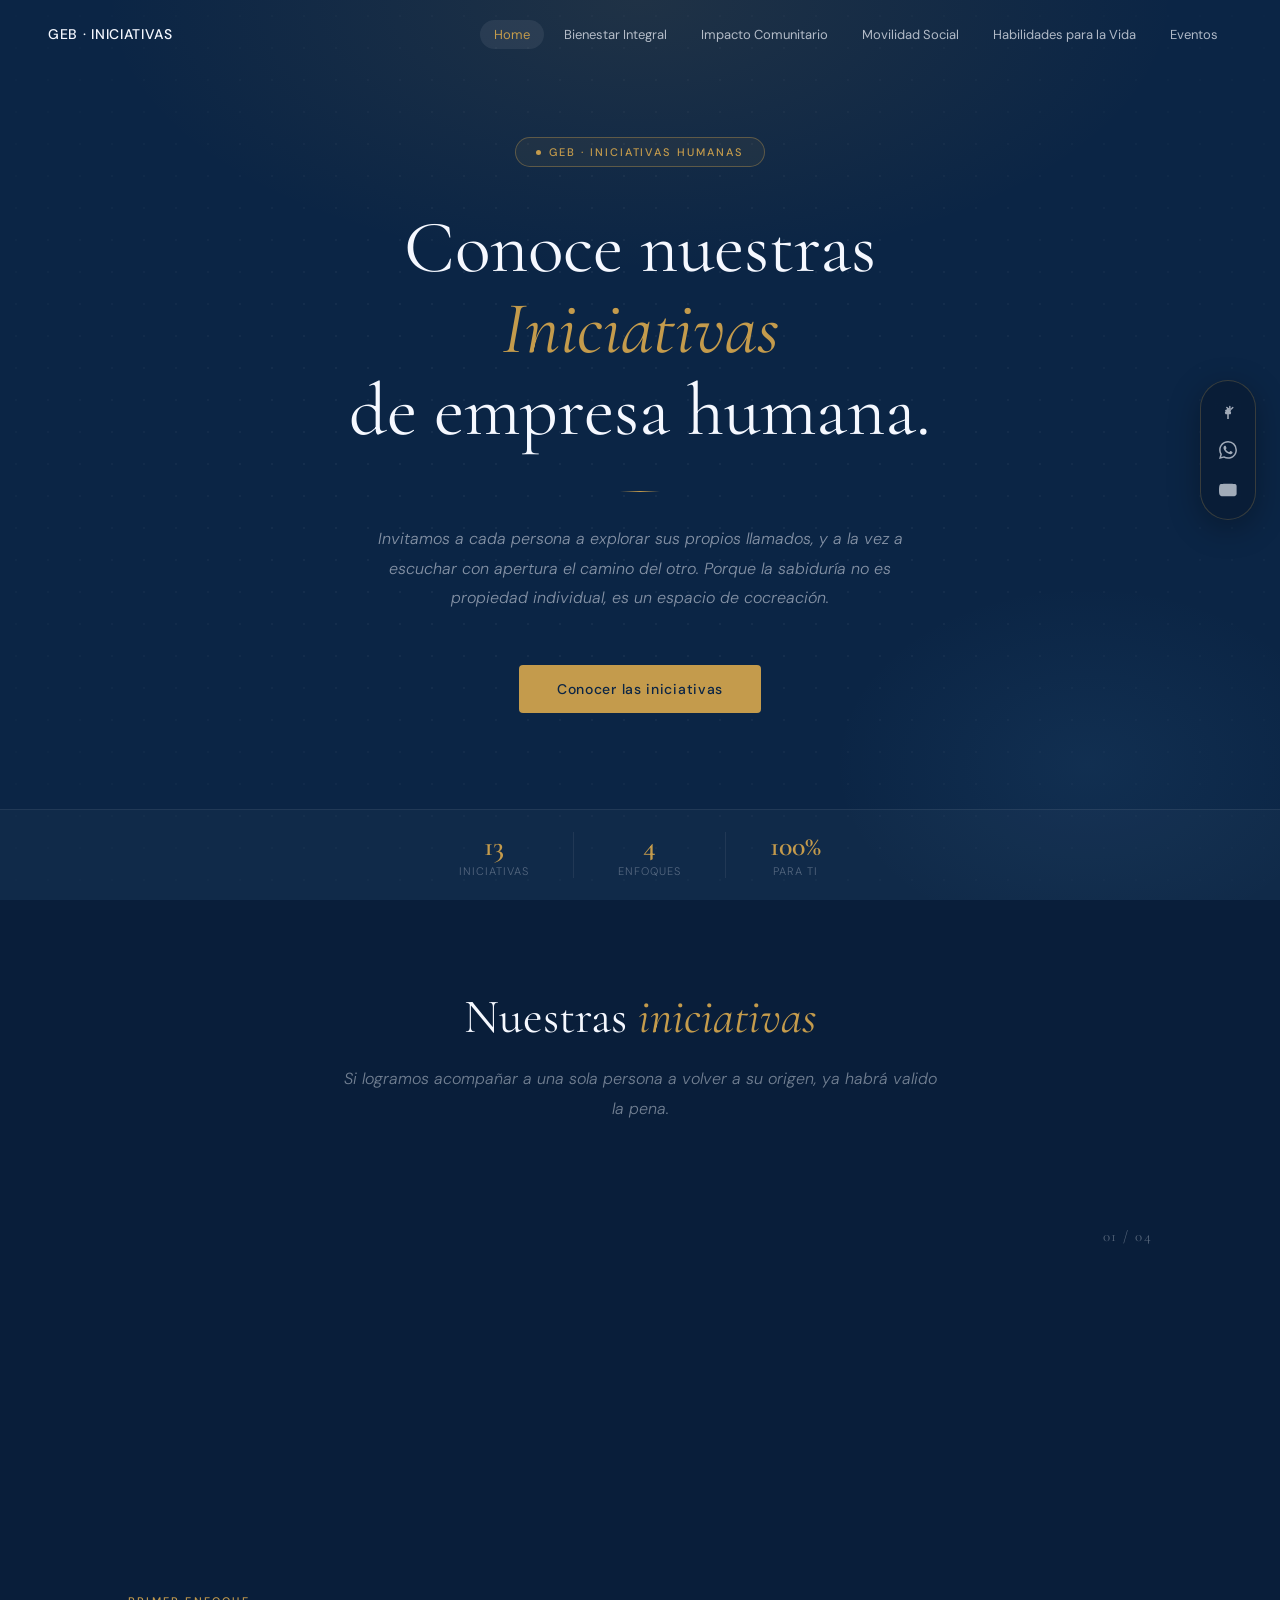
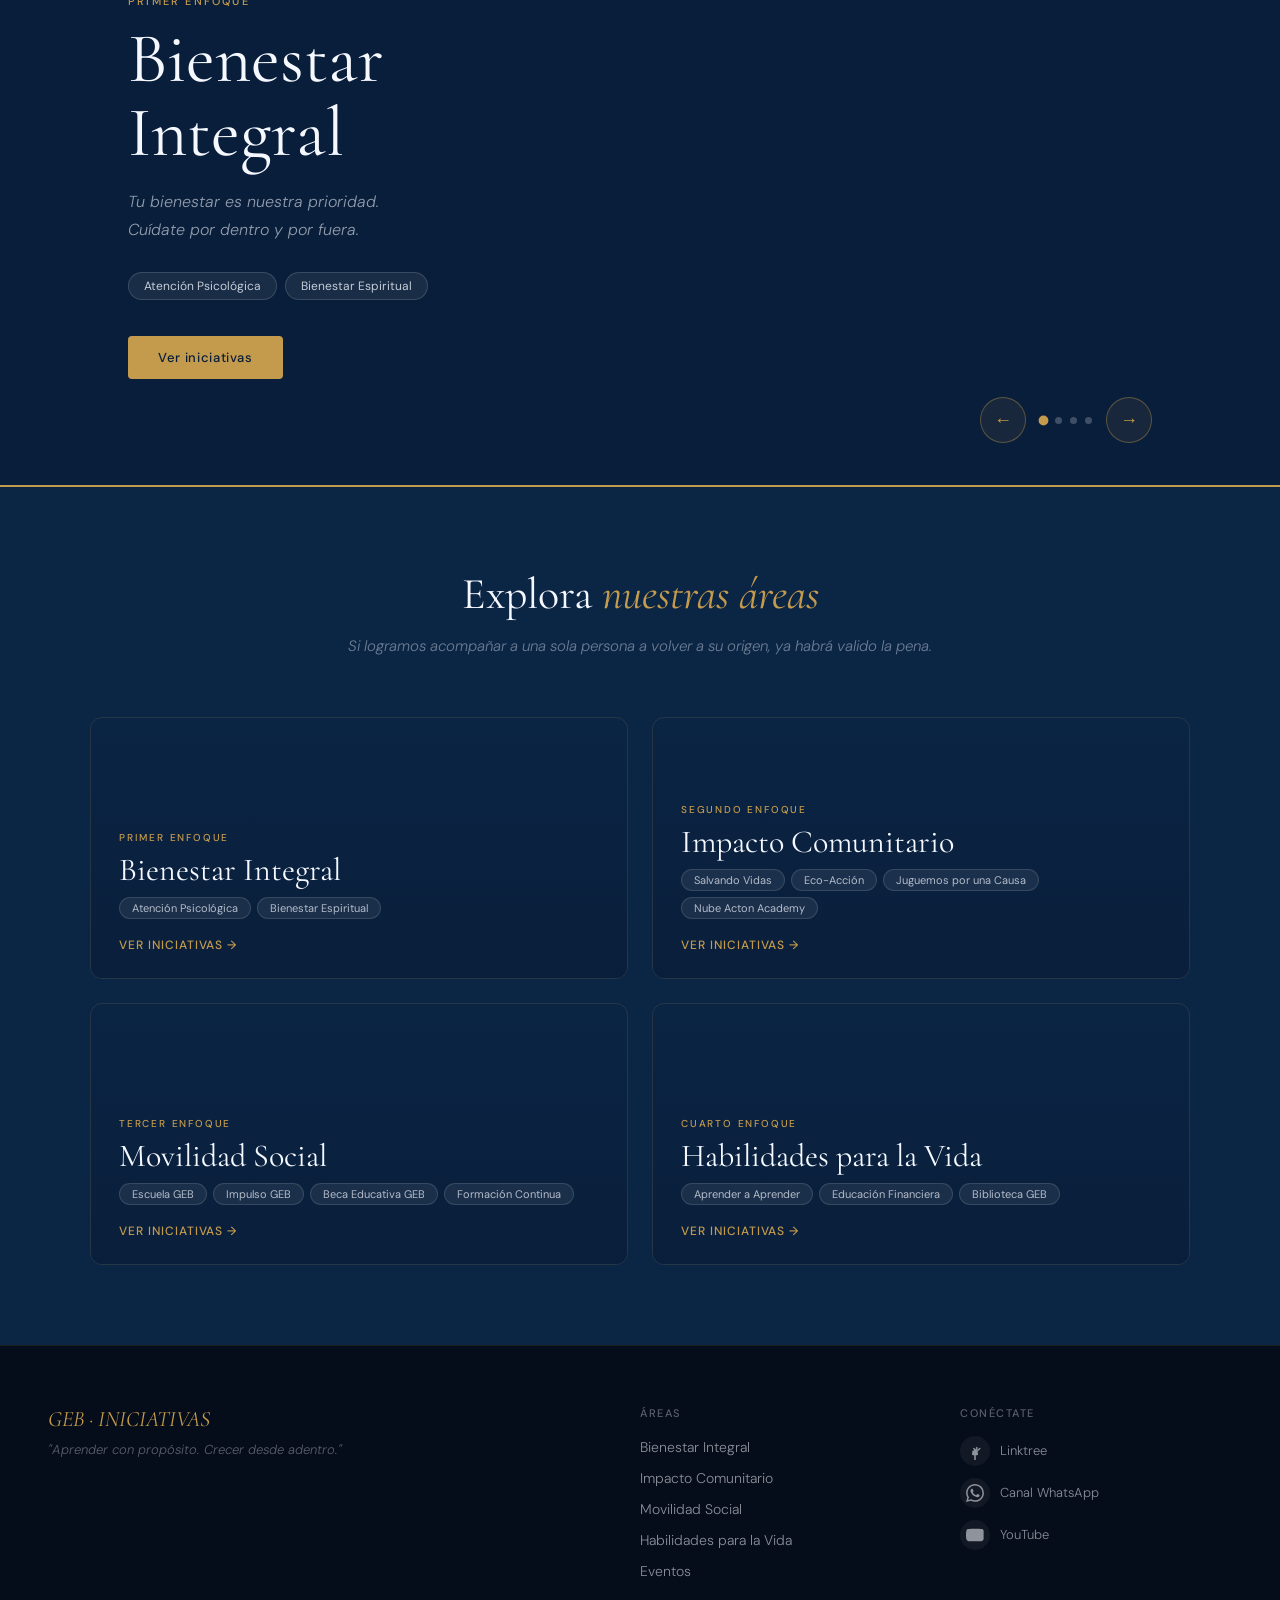
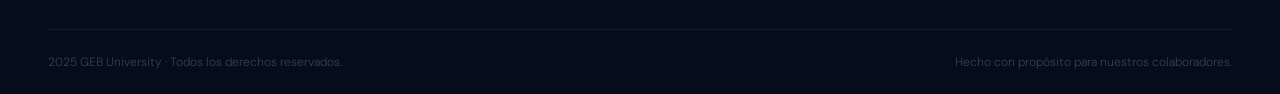
<file: index.html>
<!DOCTYPE html>
<html lang="es">
<head>
<meta charset="UTF-8">
<meta name="viewport" content="width=device-width, initial-scale=1.0">
<title>GEB · Iniciativas Humanas</title>
<link href="https://fonts.googleapis.com/css2?family=Cormorant+Garamond:ital,wght@0,400;0,600;1,400&family=DM+Sans:wght@300;400;500&display=swap" rel="stylesheet">
<style>/* ── RESET & BASE ─────────────────────────────────────────── */
*{margin:0;padding:0;box-sizing:border-box}
html{scroll-behavior:smooth}
body{font-family:"DM Sans",sans-serif;background:#0B2545;color:#F5F8FF;overflow-x:hidden}

/* ── NAVBAR ───────────────────────────────────────────────── */
.navbar{position:fixed;top:0;left:0;right:0;z-index:100;padding:0 48px;height:68px;display:flex;align-items:center;justify-content:space-between;background:transparent;border-bottom:.5px solid transparent;transition:background .4s,border-color .4s,transform .35s}
.navbar.scrolled{background:rgba(9,25,48,.96);backdrop-filter:blur(12px);border-bottom-color:rgba(196,155,76,.15)}
.navbar.hidden{transform:translateY(-100%)}
.navbar.visible{transform:translateY(0)}
.nav-logo{display:flex;align-items:center;text-decoration:none}
.nav-logo img{height:44px;width:auto;display:block}
.nav-logo-text{font-size:14px;font-weight:500;color:#F5F8FF;letter-spacing:.05em;text-decoration:none}
.nav-links{display:flex;align-items:center;gap:6px;list-style:none}
.nav-links a{font-size:13px;font-weight:400;color:rgba(245,248,255,.7);text-decoration:none;padding:6px 14px;border-radius:100px;transition:color .2s,background .2s;white-space:nowrap}
.nav-links a:hover,.nav-links a.active{color:#F5F8FF;background:rgba(255,255,255,.07)}
.nav-links a.active{color:#C49B4C}
.nav-toggle{display:none;flex-direction:column;gap:5px;cursor:pointer;padding:4px;background:none;border:none}
.nav-toggle span{display:block;width:22px;height:1.5px;background:rgba(245,248,255,.8);transition:transform .3s,opacity .3s}
.nav-toggle.open span:nth-child(1){transform:translateY(6.5px) rotate(45deg)}
.nav-toggle.open span:nth-child(2){opacity:0}
.nav-toggle.open span:nth-child(3){transform:translateY(-6.5px) rotate(-45deg)}
@media(max-width:860px){
  .navbar{padding:0 24px}
  .nav-toggle{display:flex}
  .nav-links{position:fixed;top:68px;left:0;right:0;background:rgba(9,25,48,.98);backdrop-filter:blur(12px);flex-direction:column;align-items:flex-start;padding:20px 24px 28px;gap:4px;border-bottom:.5px solid rgba(196,155,76,.15);transform:translateY(-110%);opacity:0;transition:transform .35s,opacity .3s;pointer-events:none}
  .nav-links.open{transform:translateY(0);opacity:1;pointer-events:all}
  .nav-links a{padding:10px 16px;width:100%;font-size:15px}
}

/* ── SOCIAL SIDEBAR ───────────────────────────────────────── */
.social-side-bar{position:absolute;right:24px;top:50%;transform:translateY(-50%);z-index:5;display:flex;flex-direction:column;align-items:center;gap:6px;background:rgba(9,25,48,.6);backdrop-filter:blur(12px);border:.5px solid rgba(196,155,76,.25);border-radius:40px;padding:12px 10px;box-shadow:0 8px 32px rgba(0,0,0,.3)}
.side-link{width:34px;height:34px;border-radius:50%;display:flex;align-items:center;justify-content:center;font-size:13px;font-weight:500;color:rgba(245,248,255,.65);text-decoration:none;transition:background .2s,color .2s}
.side-link:hover{background:rgba(196,155,76,.2);color:#C49B4C}
@media(max-width:768px){.social-side-bar{right:8px}}

/* ── HERO ─────────────────────────────────────────────────── */
.hero{position:relative;min-height:100vh;display:flex;flex-direction:column;justify-content:center;align-items:center;text-align:center;padding:80px 32px 130px;overflow:hidden}
.hero::before{content:"";position:absolute;inset:0;background:radial-gradient(ellipse 70% 50% at 50% 0%,rgba(196,155,76,.11) 0%,transparent 60%),radial-gradient(ellipse 40% 40% at 85% 85%,rgba(99,179,237,.07) 0%,transparent 50%);pointer-events:none}
.hero::after{content:"";position:absolute;inset:0;background-image:radial-gradient(circle,rgba(255,255,255,.045) 1px,transparent 1px);background-size:32px 32px;pointer-events:none;mask-image:radial-gradient(ellipse 80% 80% at 50% 50%,black 30%,transparent 100%)}
.hero-content{position:relative;z-index:1;display:flex;flex-direction:column;align-items:center}
.badge{display:inline-flex;align-items:center;gap:8px;border:.5px solid rgba(196,155,76,.38);background:rgba(196,155,76,.07);color:#C49B4C;font-size:11px;font-weight:500;letter-spacing:.18em;text-transform:uppercase;padding:7px 20px;border-radius:100px;margin-bottom:40px;animation:fadeUp .7s ease both}
.badge-dot{width:5px;height:5px;border-radius:50%;background:#C49B4C;animation:pulse 2.2s infinite}
@keyframes pulse{0%,100%{opacity:1}50%{opacity:.3}}
.headline{font-family:"Cormorant Garamond",serif;font-size:clamp(38px,6.5vw,74px);font-weight:400;line-height:1.1;color:#F5F8FF;margin-bottom:40px;max-width:700px;animation:fadeUp .7s .1s ease both}
.headline em{font-style:italic;color:#C49B4C}
.divider{width:40px;height:1px;background:linear-gradient(to right,transparent,#C49B4C,transparent);margin:0 auto 32px;animation:fadeUp .7s .18s ease both}
.description{font-size:16px;font-weight:300;line-height:1.85;font-style:italic;color:rgba(245,248,255,.52);max-width:580px;margin:0 auto 52px;animation:fadeUp .7s .24s ease both}
.cta-primary{background:#C49B4C;color:#0B2545;font-family:"DM Sans",sans-serif;font-size:14px;font-weight:500;letter-spacing:.05em;padding:15px 38px;border:none;border-radius:4px;cursor:pointer;text-decoration:none;display:inline-block;transition:background .2s,transform .15s;animation:fadeUp .7s .3s ease both}
.cta-primary:hover{background:#D4AB5C;transform:translateY(-2px)}
.stats-bar{position:absolute;bottom:0;left:0;right:0;border-top:.5px solid rgba(255,255,255,.07);background:rgba(255,255,255,.025);display:flex;justify-content:center;padding:22px 32px;z-index:1}
.stat{text-align:center;padding:0 44px;border-right:.5px solid rgba(255,255,255,.07)}
.stat:last-child{border-right:none}
.stat-number{font-family:"Cormorant Garamond",serif;font-size:28px;font-weight:600;color:#C49B4C;line-height:1;margin-bottom:4px}
.stat-label{font-size:11px;font-weight:300;color:rgba(245,248,255,.3);letter-spacing:.09em;text-transform:uppercase}
@keyframes fadeUp{from{opacity:0;transform:translateY(20px)}to{opacity:1;transform:translateY(0)}}
@media(max-width:600px){.stats-bar{flex-wrap:wrap;gap:16px;padding:16px}.stat{border-right:none;padding:0 20px}}

/* ── AREAS INTRO ──────────────────────────────────────────── */
.areas-intro{background:#091E3A;padding:88px 48px 64px;text-align:center}
.areas-intro h2{font-family:"Cormorant Garamond",serif;font-size:clamp(30px,4vw,48px);font-weight:400;color:#F5F8FF;margin-bottom:18px}
.areas-intro h2 em{font-style:italic;color:#C49B4C}
.areas-intro p{font-size:16px;font-weight:300;font-style:italic;color:rgba(245,248,255,.45);max-width:600px;margin:0 auto;line-height:1.85}
@media(max-width:600px){.areas-intro{padding:56px 24px 40px}}

/* ── FULLSCREEN CAROUSEL ──────────────────────────────────── */
.fullscreen-carousel{position:relative;width:100%;height:100vh;overflow:hidden;background:#091E3A}
.slides-wrapper{display:flex;width:400%;height:100%;transition:transform .8s cubic-bezier(.77,0,.175,1)}
.slide{position:relative;width:25%;height:100%;flex-shrink:0}
.slide-bg{position:absolute;inset:0;background-size:cover;background-position:center;transition:transform 8s ease}
.slide.is-active .slide-bg{transform:scale(1.06)}
.slide-overlay{position:absolute;inset:0;background:linear-gradient(to top,rgba(9,30,58,.97) 0%,rgba(9,30,58,.72) 35%,rgba(9,30,58,.22) 65%,rgba(9,30,58,.04) 100%)}
.slide-content{position:absolute;bottom:0;left:0;right:0;padding:0 10% 108px;z-index:2;opacity:0;transform:translateY(24px);transition:opacity .6s .3s ease,transform .6s .3s ease}
.slide.is-active .slide-content{opacity:1;transform:translateY(0)}
.slide-area-label{font-size:11px;font-weight:500;letter-spacing:.2em;text-transform:uppercase;color:#C49B4C;margin-bottom:14px;display:block}
.slide-title{font-family:"Cormorant Garamond",serif;font-size:clamp(40px,5.5vw,72px);font-weight:400;line-height:1.05;color:#F5F8FF;margin-bottom:18px}
.slide-phrase{font-size:16px;font-weight:300;font-style:italic;color:rgba(245,248,255,.58);margin-bottom:28px;line-height:1.75;max-width:520px}
.initiatives-list{display:flex;flex-wrap:wrap;gap:8px;margin-bottom:36px}
.init-pill{font-size:12px;font-weight:400;color:rgba(245,248,255,.78);background:rgba(255,255,255,.07);border:.5px solid rgba(255,255,255,.14);padding:5px 15px;border-radius:100px}
.slide-btn{display:inline-block;background:#C49B4C;color:#091E3A;font-family:"DM Sans",sans-serif;font-size:13px;font-weight:500;letter-spacing:.05em;padding:13px 30px;border-radius:4px;text-decoration:none;border:none;cursor:pointer;transition:background .2s,transform .15s}
.slide-btn:hover{background:#D4AB5C;transform:translateY(-1px)}
.carousel-nav{position:absolute;bottom:44px;right:10%;display:flex;align-items:center;gap:14px;z-index:10}
.nav-arrow{width:46px;height:46px;border-radius:50%;border:.5px solid rgba(196,155,76,.4);background:rgba(196,155,76,.08);color:#C49B4C;font-size:18px;cursor:pointer;display:flex;align-items:center;justify-content:center;transition:background .2s,border-color .2s}
.nav-arrow:hover{background:rgba(196,155,76,.22);border-color:rgba(196,155,76,.7)}
.nav-dots{display:flex;gap:8px;align-items:center}
.nav-dot{width:7px;height:7px;border-radius:50%;background:rgba(255,255,255,.22);cursor:pointer;transition:background .25s,transform .25s}
.nav-dot.active{background:#C49B4C;transform:scale(1.4)}
.slide-counter{position:absolute;top:40px;right:10%;font-family:"Cormorant Garamond",serif;font-size:15px;color:rgba(245,248,255,.32);z-index:10;letter-spacing:.1em}
.progress-bar{position:absolute;bottom:0;left:0;height:2px;background:#C49B4C;z-index:10}
@media(max-width:768px){
  .slide-content{padding:0 6% 90px}
  .slide-title{font-size:clamp(32px,9vw,52px)}
  .slide-phrase{font-size:14px}
  .carousel-nav{right:6%;bottom:36px}
  .slide-counter{right:6%;top:32px;font-size:13px}
}

/* ── HOME AREAS GRID ──────────────────────────────────────── */
.home-areas{background:#0B2545;padding:80px 48px}
.home-areas-header{text-align:center;margin-bottom:56px}
.home-areas-header h2{font-family:"Cormorant Garamond",serif;font-size:clamp(28px,3.5vw,44px);font-weight:400;color:#F5F8FF;margin-bottom:12px}
.home-areas-header h2 em{font-style:italic;color:#C49B4C}
.home-areas-header p{font-size:15px;font-weight:300;font-style:italic;color:rgba(245,248,255,.42);line-height:1.85}
.areas-grid{display:grid;grid-template-columns:repeat(2,1fr);gap:24px;max-width:1100px;margin:0 auto}
.area-card{position:relative;border-radius:12px;overflow:hidden;text-decoration:none;display:block;border:.5px solid rgba(196,155,76,.15);transition:transform .3s,border-color .3s,box-shadow .3s}
.area-card:hover{transform:translateY(-4px);border-color:rgba(196,155,76,.4);box-shadow:0 20px 48px rgba(0,0,0,.35)}
.area-card-img{width:100%;height:260px;background-size:cover;background-position:center;position:relative}
.area-card-overlay{position:absolute;inset:0;background:linear-gradient(to top,rgba(9,30,58,.95) 0%,rgba(9,30,58,.45) 55%,rgba(9,30,58,.1) 100%)}
.area-card-content{position:absolute;bottom:0;left:0;right:0;padding:28px 28px 24px}
.area-card-label{font-size:10px;font-weight:500;letter-spacing:.18em;text-transform:uppercase;color:#C49B4C;margin-bottom:8px;display:block}
.area-card-title{font-family:"Cormorant Garamond",serif;font-size:clamp(22px,2.5vw,32px);font-weight:400;color:#F5F8FF;margin-bottom:8px;line-height:1.15}
.area-card-pills{display:flex;flex-wrap:wrap;gap:6px;margin-bottom:14px}
.area-card-pill{font-size:11px;color:rgba(245,248,255,.7);background:rgba(255,255,255,.07);border:.5px solid rgba(255,255,255,.12);padding:3px 12px;border-radius:100px}
.area-card-arrow{display:inline-flex;align-items:center;gap:8px;font-size:12px;font-weight:500;color:#C49B4C;letter-spacing:.08em;text-transform:uppercase}
@media(max-width:860px){.areas-grid{grid-template-columns:1fr}.home-areas{padding:56px 24px}}
@media(max-width:600px){.area-card-img{height:220px}}

/* ── AREA PAGE HERO ───────────────────────────────────────── */
.area-page-hero{position:relative;height:55vh;min-height:340px;display:flex;align-items:flex-end;padding:0 10% 60px;overflow:hidden}
.area-page-hero-bg{position:absolute;inset:0;background-size:cover;background-position:center}
.area-page-hero-overlay{position:absolute;inset:0;background:linear-gradient(to top,rgba(11,37,69,1) 0%,rgba(9,30,58,.8) 40%,rgba(9,30,58,.25) 100%)}
.area-page-hero-content{position:relative;z-index:2}
.area-label-tag{font-size:11px;font-weight:500;letter-spacing:.2em;text-transform:uppercase;color:#C49B4C;margin-bottom:12px;display:block}
.area-title{font-family:"Cormorant Garamond",serif;font-size:clamp(36px,5vw,64px);font-weight:400;color:#F5F8FF;margin-bottom:14px;border-left:3px solid #C49B4C;padding-left:20px;line-height:1.1}
.area-title em{font-style:italic;color:rgba(245,248,255,.5)}
.area-phrase{font-size:15px;font-weight:300;font-style:italic;color:rgba(245,248,255,.42);padding-left:23px;line-height:1.7;max-width:560px}
.back-link{display:inline-flex;align-items:center;gap:8px;font-size:13px;color:rgba(245,248,255,.5);text-decoration:none;padding-left:23px;margin-bottom:20px;transition:color .2s}
.back-link:hover{color:#C49B4C}
@media(max-width:768px){
  .area-page-hero{height:auto;min-height:280px;padding:80px 6% 40px}
  .area-title{font-size:clamp(28px,7vw,44px)}
}

/* ── CARDS SECTION ────────────────────────────────────────── */
.cards-section{background:#091E3A;padding:80px 10%}
.cards-section:nth-of-type(even){background:#0B2545}
.cards-grid{display:grid;gap:24px;justify-content:center;width:100%}
.cards-grid.cols-1{grid-template-columns:minmax(0,500px)}
.cards-grid.cols-2{grid-template-columns:repeat(2,minmax(0,480px))}
/* Última tarjeta sola en su fila → se centra abarcando las 2 columnas */
.cards-grid.cols-2>*:last-child:nth-child(odd){grid-column:1/-1;justify-self:center;max-width:480px;width:100%}
.section-divider{height:.5px;background:linear-gradient(to right,transparent,rgba(196,155,76,.2),transparent)}
.new-initiative-label{text-align:center;padding:40px 0 0;font-size:11px;font-weight:500;letter-spacing:.2em;text-transform:uppercase;color:#C49B4C;display:flex;align-items:center;justify-content:center;gap:16px}
.new-initiative-label::before,.new-initiative-label::after{content:"";height:.5px;width:60px;background:rgba(196,155,76,.3)}
@media(max-width:768px){
  .cards-grid.cols-1,.cards-grid.cols-2{grid-template-columns:1fr}
  .cards-grid.cols-2>*:last-child:nth-child(odd){grid-column:auto;justify-self:auto;max-width:none}
}
@media(max-width:600px){.cards-section{padding:56px 6%}}

/* ── CARD ─────────────────────────────────────────────────── */
.card{background:rgba(255,255,255,.03);border:.5px solid rgba(255,255,255,.08);border-radius:12px;overflow:hidden;transition:transform .3s,box-shadow .3s,border-color .3s}
.card:hover{transform:translateY(-6px);box-shadow:0 20px 48px rgba(0,0,0,.35);border-color:rgba(196,155,76,.25)}
.card.is-new{border-color:rgba(196,155,76,.3);background:rgba(196,155,76,.04)}
.card-img{width:100%;height:200px;background-size:cover;background-position:center;position:relative}
.card-img-overlay{position:absolute;inset:0;background:linear-gradient(to top,rgba(9,30,58,.6) 0%,transparent 60%)}
.card-body{padding:28px 28px 24px}
.card-tag{font-size:10px;font-weight:500;letter-spacing:.14em;text-transform:uppercase;color:#C49B4C;border:.5px solid rgba(196,155,76,.35);padding:3px 11px;border-radius:100px;margin-bottom:14px;display:inline-block}
.card-title{font-family:"Cormorant Garamond",serif;font-size:24px;font-weight:600;color:#F5F8FF;line-height:1.2;margin-bottom:14px}
.card-desc{font-size:14px;font-weight:300;color:rgba(245,248,255,.6);line-height:1.75;margin-bottom:20px;white-space:pre-line}
.card-stats{display:flex;gap:0;margin-bottom:20px;border:.5px solid rgba(196,155,76,.15);border-radius:8px;overflow:hidden}
.card-stat{flex:1;text-align:center;padding:14px 10px;border-right:.5px solid rgba(196,155,76,.15);background:rgba(196,155,76,.04)}
.card-stat:last-child{border-right:none}
.card-stat-num{font-family:"Cormorant Garamond",serif;font-size:20px;font-weight:600;color:#C49B4C;line-height:1;margin-bottom:4px}
.card-stat-label{font-size:10px;font-weight:300;color:rgba(245,248,255,.4);letter-spacing:.06em;text-transform:uppercase;line-height:1.3}
.card-details{margin-bottom:20px;display:flex;flex-direction:column;gap:8px}
.card-detail{display:flex;align-items:flex-start;gap:10px;font-size:13px;font-weight:300;color:rgba(245,248,255,.6);line-height:1.5}
.card-detail::before{content:"—";color:#C49B4C;flex-shrink:0}
.modalidades{margin-bottom:20px;display:flex;flex-direction:column;gap:10px}
.modalidad{background:rgba(255,255,255,.03);border:.5px solid rgba(255,255,255,.08);border-radius:8px;padding:14px 16px}
.modalidad-name{font-size:13px;font-weight:500;color:#C49B4C;margin-bottom:6px}
.modalidad-desc{font-size:13px;font-weight:300;color:rgba(245,248,255,.55);line-height:1.6}
.logros{margin-bottom:20px}
.logros-title{font-size:11px;font-weight:500;letter-spacing:.14em;text-transform:uppercase;color:#C49B4C;margin-bottom:10px}
.logros-grid{display:flex;flex-wrap:wrap;gap:8px}
.logro-pill{font-size:12px;font-weight:300;color:rgba(245,248,255,.65);background:rgba(255,255,255,.04);border:.5px solid rgba(255,255,255,.1);padding:5px 13px;border-radius:100px}
.niveles{margin-bottom:20px}
.niveles-title{font-size:11px;font-weight:500;letter-spacing:.14em;text-transform:uppercase;color:rgba(245,248,255,.4);margin-bottom:10px}
.niveles-grid{display:flex;flex-wrap:wrap;gap:8px}
.nivel-pill{font-size:12px;font-weight:300;color:rgba(245,248,255,.65);background:rgba(255,255,255,.04);border:.5px solid rgba(255,255,255,.1);padding:5px 13px;border-radius:100px}
.nivel-pill.coming{color:rgba(196,155,76,.7);border-color:rgba(196,155,76,.2);background:rgba(196,155,76,.05);font-style:italic}
.objetivos{margin-bottom:20px;display:flex;flex-direction:column;gap:10px}
.objetivo{display:flex;align-items:flex-start;gap:12px;padding:12px 0;border-bottom:.5px solid rgba(255,255,255,.05)}
.objetivo:last-child{border-bottom:none}
.objetivo-num{font-family:"Cormorant Garamond",serif;font-size:20px;font-weight:600;color:rgba(196,155,76,.4);flex-shrink:0;line-height:1.2}
.objetivo-text{font-size:13px;font-weight:300;color:rgba(245,248,255,.65);line-height:1.55;padding-top:3px}
.highlight-phrase{border-left:2px solid #C49B4C;padding:10px 16px;margin-bottom:18px;background:rgba(196,155,76,.05);border-radius:0 6px 6px 0}
.highlight-phrase p{font-family:"Cormorant Garamond",serif;font-size:18px;font-style:italic;color:rgba(245,248,255,.75);line-height:1.5}
.pilares{margin-bottom:20px;display:flex;flex-direction:column;gap:12px}
.pilar{display:flex;gap:14px;padding:12px 0;border-bottom:.5px solid rgba(255,255,255,.05)}
.pilar:last-child{border-bottom:none}
.pilar-num{font-family:"Cormorant Garamond",serif;font-size:22px;font-weight:600;color:rgba(196,155,76,.35);flex-shrink:0;line-height:1.1}
.pilar-name{font-size:13px;font-weight:500;color:#F5F8FF;margin-bottom:2px}
.pilar-desc{font-size:12px;font-weight:300;color:rgba(245,248,255,.45)}
.libros{margin-bottom:20px}
.libros-title{font-size:11px;font-weight:500;letter-spacing:.14em;text-transform:uppercase;color:#C49B4C;margin-bottom:10px}
.libros-grid{display:flex;flex-wrap:wrap;gap:8px}
.libro-pill{font-size:12px;font-weight:300;color:rgba(245,248,255,.65);background:rgba(255,255,255,.04);border:.5px solid rgba(255,255,255,.1);padding:5px 13px;border-radius:100px}
.libro-pill.pronto{color:rgba(196,155,76,.7);border-color:rgba(196,155,76,.2);background:rgba(196,155,76,.05);font-style:italic}
.convenio-badge{display:flex;align-items:center;gap:8px;padding:8px 14px;background:rgba(196,155,76,.08);border:.5px solid rgba(196,155,76,.25);border-radius:6px;margin-bottom:16px;font-size:13px;flex-wrap:wrap}
.convenio-badge strong{color:#C49B4C;font-weight:500}
.convenio-badge span{color:rgba(245,248,255,.5);font-weight:300}
.reto-banner{background:rgba(255,255,255,.03);border:.5px solid rgba(196,155,76,.18);border-radius:10px;padding:20px}
.reto-title{font-size:11px;font-weight:500;letter-spacing:.14em;text-transform:uppercase;color:#C49B4C;margin-bottom:8px}
.reto-meta{font-family:"Cormorant Garamond",serif;font-size:22px;font-weight:600;color:#C49B4C;margin-bottom:6px}
.reto-desc{font-size:13px;font-weight:300;color:rgba(245,248,255,.55);line-height:1.6;margin-bottom:14px}
.masterclass-titulo{font-family:"Cormorant Garamond",serif;font-size:18px;font-weight:400;color:#F5F8FF;margin-bottom:4px}
.masterclass-subtitulo{font-size:12px;font-weight:300;font-style:italic;color:rgba(245,248,255,.45);margin-bottom:12px}
.masterclass-detalles{display:flex;flex-direction:column;gap:6px;margin-bottom:12px}
.masterclass-detalle{font-size:12px;font-weight:300;color:rgba(245,248,255,.55);padding-left:14px;position:relative;line-height:1.5}
.masterclass-detalle::before{content:"—";color:#C49B4C;position:absolute;left:0}
.masterclass-fecha{font-size:12px;font-weight:500;color:#C49B4C;letter-spacing:.04em}

/* ── ESPIRITUAL SUBCARDS ──────────────────────────────────── */
.espiritual-quote{border-left:2px solid #C49B4C;padding-left:12px;margin-bottom:20px}
.espiritual-quote em{font-size:13px;color:rgba(245,248,255,.75);line-height:1.6;display:block;font-style:italic}
.espiritual-quote span{font-size:11px;color:#C49B4C;letter-spacing:.08em;font-weight:500}
.sub-cards{border-top:.5px solid rgba(255,255,255,.08);padding-top:16px;display:flex;gap:16px}
.sub-card{flex:1;background:rgba(255,255,255,.03);border:.5px solid rgba(255,255,255,.08);border-radius:10px;padding:16px;display:flex;flex-direction:column;gap:10px}
.sub-card-label{font-size:10px;font-weight:500;letter-spacing:.12em;text-transform:uppercase;color:#C49B4C}
.sub-card-num{font-family:"Cormorant Garamond",serif;font-size:28px;font-weight:600;color:#C49B4C;line-height:1}
.sub-card-num-label{font-size:10px;color:rgba(245,248,255,.4);text-transform:uppercase;letter-spacing:.06em}
.sub-card-desc{font-size:12px;font-weight:300;color:rgba(245,248,255,.6);line-height:1.65;flex:1}
@media(max-width:500px){.sub-cards{flex-direction:column}}

/* ── PILLS CARD (Nube) ────────────────────────────────────── */
.card-pills{display:flex;flex-wrap:wrap;gap:8px;margin-bottom:20px}
.card-pill{font-size:12px;font-weight:300;color:rgba(245,248,255,.65);background:rgba(255,255,255,.04);border:.5px solid rgba(255,255,255,.1);padding:5px 13px;border-radius:100px}
.instagram-row{display:flex;align-items:center;gap:10px;padding:12px 0 0;border-top:.5px solid rgba(255,255,255,.06);font-size:13px;color:rgba(245,248,255,.5);text-decoration:none;transition:color .2s;margin-top:8px}
.instagram-row:hover{color:#C49B4C}
.instagram-row svg{flex-shrink:0;opacity:.65}

/* ── CONVENIOS CARD (Beca) ────────────────────────────────── */
.convenios-list{display:flex;flex-direction:column;gap:12px;margin-bottom:20px}
.convenio-item{background:rgba(255,255,255,.03);border:.5px solid rgba(255,255,255,.08);border-radius:8px;padding:14px 16px}
.convenio-item-name{font-size:11px;font-weight:500;letter-spacing:.1em;text-transform:uppercase;color:#C49B4C;margin-bottom:4px}
.convenio-item-desc{font-size:13px;font-weight:300;color:rgba(245,248,255,.55);line-height:1.55;margin-bottom:8px}
.convenio-carreras{display:flex;flex-wrap:wrap;gap:6px}
.convenio-carrera{font-size:10px;color:rgba(245,248,255,.45);background:rgba(255,255,255,.04);border:.5px solid rgba(255,255,255,.08);padding:2px 10px;border-radius:100px}

/* ── BIBLIOTECA CARD ──────────────────────────────────────── */
.biblio-modalidades{display:flex;flex-direction:column;gap:12px;margin-bottom:20px}
.biblio-modalidad{background:rgba(255,255,255,.03);border:.5px solid rgba(255,255,255,.08);border-radius:8px;padding:16px}
.biblio-modalidad-name{font-size:11px;font-weight:500;letter-spacing:.1em;text-transform:uppercase;color:#C49B4C;margin-bottom:6px}
.biblio-modalidad-desc{font-size:13px;font-weight:300;color:rgba(245,248,255,.55);line-height:1.55;margin-bottom:12px}

/* ── BUTTONS ──────────────────────────────────────────────── */
.btn-gold{display:block;background:#C49B4C;color:#091E3A;font-family:"DM Sans",sans-serif;font-size:14px;font-weight:500;letter-spacing:.05em;padding:14px 24px;border-radius:4px;text-decoration:none;text-align:center;transition:background .2s,transform .15s;border:none;cursor:pointer;width:100%}
.btn-gold:hover{background:#D4AB5C;transform:translateY(-1px)}
.btn-ghost{display:block;background:transparent;color:#C49B4C;font-family:"DM Sans",sans-serif;font-size:14px;font-weight:500;letter-spacing:.05em;padding:13px 24px;border-radius:4px;text-decoration:none;text-align:center;border:.5px solid rgba(196,155,76,.45);transition:background .2s,border-color .2s;width:100%}
.btn-ghost:hover{background:rgba(196,155,76,.1);border-color:rgba(196,155,76,.7)}
.btn-row-2{display:grid;grid-template-columns:1fr 1fr;gap:12px;margin-top:0}
@media(max-width:400px){.btn-row-2{grid-template-columns:1fr}}

/* ── FOOTER ───────────────────────────────────────────────── */
.footer{background:#060D1A;border-top:.5px solid rgba(196,155,76,.12);padding:60px 48px 0}
.footer-top{display:grid;grid-template-columns:2fr 1fr 1fr;gap:48px;padding-bottom:48px;border-bottom:.5px solid rgba(255,255,255,.06)}
.footer-brand{}
.footer-logo-text{font-family:"Cormorant Garamond",serif;font-size:22px;font-style:italic;color:#C49B4C;margin-bottom:8px}
.footer-tagline{font-size:13px;font-weight:300;font-style:italic;color:rgba(245,248,255,.35);line-height:1.6}
.footer-nav h4,.footer-social h4{font-size:11px;font-weight:500;letter-spacing:.14em;text-transform:uppercase;color:rgba(245,248,255,.35);margin-bottom:16px}
.footer-nav ul{list-style:none;display:flex;flex-direction:column;gap:10px}
.footer-nav a{font-size:14px;font-weight:300;color:rgba(245,248,255,.55);text-decoration:none;transition:color .2s}
.footer-nav a:hover{color:#C49B4C}
.social-links{display:flex;flex-direction:column;gap:12px}
.social-link{display:flex;align-items:center;gap:10px;font-size:13px;font-weight:300;color:rgba(245,248,255,.55);text-decoration:none;transition:color .2s}
.social-link:hover{color:#C49B4C}
.social-icon{width:30px;height:30px;border-radius:50%;background:rgba(255,255,255,.05);display:flex;align-items:center;justify-content:center;flex-shrink:0}
.footer-bottom{padding:24px 0;display:flex;justify-content:space-between;align-items:center;flex-wrap:wrap;gap:8px}
.footer-copy{font-size:12px;font-weight:300;color:rgba(245,248,255,.22)}
.footer-copy span{color:rgba(196,155,76,.6)}
@media(max-width:860px){
  .footer{padding:48px 24px 0}
  .footer-top{grid-template-columns:1fr 1fr;gap:32px}
  .footer-brand{grid-column:1/-1}
}
@media(max-width:500px){.footer-top{grid-template-columns:1fr}}
</style>
</head>
<body><nav class="navbar" id="navbar"><a href="index.html" class="nav-logo-text">GEB · INICIATIVAS</a><button class="nav-toggle" id="navToggle" aria-label="Abrir menú"><span></span><span></span><span></span></button><ul class="nav-links" id="navLinks"><li><a href="index.html" class="active">Home</a></li><li><a href="bienestar.html">Bienestar Integral</a></li><li><a href="comunidad.html">Impacto Comunitario</a></li><li><a href="movilidad.html">Movilidad Social</a></li><li><a href="habilidades.html">Habilidades para la Vida</a></li><li><a href="eventos.html">Eventos</a></li></ul></nav><section class="hero" id="inicio"><div class="social-side-bar"><a href="https://linktr.ee/gebuniversity" target="_blank" class="side-link" title="Linktree"><svg width="18" height="18" viewBox="0 0 24 24" fill="currentColor"><path d="M7.953 15.066c-.08.163-.08.324-.08.486.08.517.528.897 1.052.897h2.024V24h2.103v-7.551h2.025c.523 0 .971-.38 1.052-.897.08-.163 0-.324-.08-.486l-3.05-5.58a1.008 1.008 0 0 0-1.762-.08zm8.728-3.251l2.347-2.38a.977.977 0 0 0 .08-1.382.985.985 0 0 0-1.375-.08l-2.347 2.38V7.459a.98.98 0 0 0-.972-.98.98.98 0 0 0-.97.98v2.894l-2.348-2.38a.985.985 0 0 0-1.375.08.977.977 0 0 0 .08 1.381l2.347 2.38H9.08a.98.98 0 0 0-.971.98c0 .543.434.98.971.98h2.023v1.866H9.08a.98.98 0 0 0-.971.98c0 .543.434.98.971.98h2.023V24h1.945v-6.38h2.023a.98.98 0 0 0 .971-.98.98.98 0 0 0-.971-.98h-2.023V13.794h2.023a.98.98 0 0 0 .971-.98.98.98 0 0 0-.971-.98h-3.049z"/></svg></a><a href="https://whatsapp.com/channel/0029VbBkSBjISTkDvjKCpf2n" target="_blank" class="side-link" title="Canal WhatsApp"><svg width="18" height="18" viewBox="0 0 24 24" fill="currentColor"><path d="M17.472 14.382c-.297-.149-1.758-.867-2.03-.967-.273-.099-.471-.148-.67.15-.197.297-.767.966-.94 1.164-.173.199-.347.223-.644.075-.297-.15-1.255-.463-2.39-1.475-.883-.788-1.48-1.761-1.653-2.059-.173-.297-.018-.458.13-.606.134-.133.298-.347.446-.52.149-.174.198-.298.298-.497.099-.198.05-.371-.025-.52-.075-.149-.669-1.612-.916-2.207-.242-.579-.487-.5-.669-.51-.173-.008-.371-.01-.57-.01-.198 0-.52.074-.792.372-.272.297-1.04 1.016-1.04 2.479 0 1.462 1.065 2.875 1.213 3.074.149.198 2.096 3.2 5.077 4.487.709.306 1.262.489 1.694.625.712.227 1.36.195 1.871.118.571-.085 1.758-.719 2.006-1.413.248-.694.248-1.289.173-1.413-.074-.124-.272-.198-.57-.347m-5.421 7.403h-.004a9.87 9.87 0 0 1-5.031-1.378l-.361-.214-3.741.982.998-3.648-.235-.374a9.86 9.86 0 0 1-1.51-5.26c.001-5.45 4.436-9.884 9.888-9.884 2.64 0 5.122 1.03 6.988 2.898a9.825 9.825 0 0 1 2.893 6.994c-.003 5.45-4.437 9.884-9.885 9.884m8.413-18.297A11.815 11.815 0 0 0 12.05 0C5.495 0 .16 5.335.157 11.892c0 2.096.547 4.142 1.588 5.945L.057 24l6.305-1.654a11.882 11.882 0 0 0 5.683 1.448h.005c6.554 0 11.89-5.335 11.893-11.893a11.821 11.821 0 0 0-3.48-8.413Z"/></svg></a><a href="https://www.youtube.com/@gebuniversity" target="_blank" class="side-link" title="YouTube"><svg width="18" height="18" viewBox="0 0 24 24" fill="currentColor"><path d="M23.498 6.186a3.016 3.016 0 0 0-2.122-2.136C19.505 3.545 12 3.545 12 3.545s-7.505 0-9.377.505A3.017 3.017 0 0 0 .502 6.186C0 8.07 0 12 0 12s0 3.93.502 5.814a3.016 3.016 0 0 0 2.122 2.136c1.871.505 9.376.505 9.376.505s7.505 0 9.377-.505a3.015 3.015 0 0 0 2.122-2.136C24 15.93 24 12 12s0-3.93-.502-5.814zM9.545 15.568V8.432L15.818 12l-6.273 3.568z"/></svg></a></div><div class="hero-content"><span class="badge"><span class="badge-dot"></span>GEB · Iniciativas Humanas</span><h1 class="headline">Conoce nuestras <em>Iniciativas</em><br>de empresa humana.</h1><div class="divider"></div><p class="description">Invitamos a cada persona a explorar sus propios llamados, y a la vez a escuchar con apertura el camino del otro. Porque la sabiduría no es propiedad individual, es un espacio de cocreación.</p><a href="#carousel" class="cta-primary">Conocer las iniciativas</a></div><div class="stats-bar"><div class="stat"><div class="stat-number">13</div><div class="stat-label">Iniciativas</div></div><div class="stat"><div class="stat-number">4</div><div class="stat-label">Enfoques</div></div><div class="stat"><div class="stat-number">100%</div><div class="stat-label">Para ti</div></div></div></section><div class="areas-intro"><h2>Nuestras <em>iniciativas</em></h2><p>Si logramos acompañar a una sola persona a volver a su origen, ya habrá valido la pena.</p></div><div class="fullscreen-carousel" id="carousel"><div class="slide-counter" id="counter">01 / 04</div><div class="progress-bar" id="progressBar" style="width:0%"></div><div class="slides-wrapper" id="slidesWrapper"><div class="slide is-active"><div class="slide-bg" style="background-image:url('https://images.unsplash.com/photo-1723375386512-2ec2fd44e157?w=1600&amp;q=80');background-position:center 60%;"></div><div class="slide-overlay"></div><div class="slide-content"><span class="slide-area-label">Primer Enfoque</span><h2 class="slide-title">Bienestar<br>Integral</h2><p class="slide-phrase">Tu bienestar es nuestra prioridad.<br>Cuídate por dentro y por fuera.</p><div class="initiatives-list"><span class="init-pill">Atención Psicológica</span><span class="init-pill">Bienestar Espiritual</span></div><a href="bienestar.html" class="slide-btn">Ver iniciativas</a></div></div><div class="slide"><div class="slide-bg" style="background-image:url('https://images.unsplash.com/photo-1582213782179-e0d53f98f2ca?w=1600&amp;q=80');background-position:center;"></div><div class="slide-overlay"></div><div class="slide-content"><span class="slide-area-label">Segundo Enfoque</span><h2 class="slide-title">Impacto<br>Comunitario</h2><p class="slide-phrase">Juntos podemos transformar<br>el mundo que nos rodea.</p><div class="initiatives-list"><span class="init-pill">Salvando Vidas</span><span class="init-pill">Eco-Acción</span><span class="init-pill">Juguemos por una Causa</span><span class="init-pill">Nube Acton Academy</span></div><a href="comunidad.html" class="slide-btn">Ver iniciativas</a></div></div><div class="slide"><div class="slide-bg" style="background-image:url('https://images.unsplash.com/photo-1663535022469-6420fa0815b7?w=1600&amp;q=80');background-position:center;"></div><div class="slide-overlay"></div><div class="slide-content"><span class="slide-area-label">Tercer Enfoque</span><h2 class="slide-title">Movilidad<br>Social</h2><p class="slide-phrase">Tu crecimiento es el nuestro.<br>Aquí hay un camino para ti.</p><div class="initiatives-list"><span class="init-pill">Escuela GEB</span><span class="init-pill">Impulso GEB</span><span class="init-pill">Beca Educativa GEB</span><span class="init-pill">Formación Continua</span></div><a href="movilidad.html" class="slide-btn">Ver iniciativas</a></div></div><div class="slide"><div class="slide-bg" style="background-image:url('https://images.unsplash.com/photo-1434030216411-0b793f4b4173?w=1600&amp;q=80');background-position:center;"></div><div class="slide-overlay"></div><div class="slide-content"><span class="slide-area-label">Cuarto Enfoque</span><h2 class="slide-title">Habilidades<br>para la Vida</h2><p class="slide-phrase">El conocimiento que adquieres hoy<br>transforma tu mañana.</p><div class="initiatives-list"><span class="init-pill">Aprender a Aprender</span><span class="init-pill">Educación Financiera</span><span class="init-pill">Biblioteca GEB</span></div><a href="habilidades.html" class="slide-btn">Ver iniciativas</a></div></div></div><div class="carousel-nav"><button class="nav-arrow" id="prevBtn">&#8592;</button><div class="nav-dots" id="navDots"></div><button class="nav-arrow" id="nextBtn">&#8594;</button></div></div><section class="home-areas"><div class="home-areas-header"><h2>Explora <em>nuestras áreas</em></h2><p>Si logramos acompañar a una sola persona a volver a su origen, ya habrá valido la pena.</p></div><div class="areas-grid"><a href="bienestar.html" class="area-card"><div class="area-card-img" style="background-image:url('https://images.unsplash.com/photo-1723375386512-2ec2fd44e157?w=1600&amp;q=80');background-position:center 60%;"></div><div class="area-card-overlay"></div><div class="area-card-content"><span class="area-card-label">Primer Enfoque</span><h3 class="area-card-title">Bienestar Integral</h3><div class="area-card-pills"><span class="area-card-pill">Atención Psicológica</span><span class="area-card-pill">Bienestar Espiritual</span></div><span class="area-card-arrow">Ver iniciativas →</span></div></a><a href="comunidad.html" class="area-card"><div class="area-card-img" style="background-image:url('https://images.unsplash.com/photo-1582213782179-e0d53f98f2ca?w=1600&amp;q=80');background-position:center;"></div><div class="area-card-overlay"></div><div class="area-card-content"><span class="area-card-label">Segundo Enfoque</span><h3 class="area-card-title">Impacto Comunitario</h3><div class="area-card-pills"><span class="area-card-pill">Salvando Vidas</span><span class="area-card-pill">Eco-Acción</span><span class="area-card-pill">Juguemos por una Causa</span><span class="area-card-pill">Nube Acton Academy</span></div><span class="area-card-arrow">Ver iniciativas →</span></div></a><a href="movilidad.html" class="area-card"><div class="area-card-img" style="background-image:url('https://images.unsplash.com/photo-1663535022469-6420fa0815b7?w=1600&amp;q=80');background-position:center;"></div><div class="area-card-overlay"></div><div class="area-card-content"><span class="area-card-label">Tercer Enfoque</span><h3 class="area-card-title">Movilidad Social</h3><div class="area-card-pills"><span class="area-card-pill">Escuela GEB</span><span class="area-card-pill">Impulso GEB</span><span class="area-card-pill">Beca Educativa GEB</span><span class="area-card-pill">Formación Continua</span></div><span class="area-card-arrow">Ver iniciativas →</span></div></a><a href="habilidades.html" class="area-card"><div class="area-card-img" style="background-image:url('https://images.unsplash.com/photo-1434030216411-0b793f4b4173?w=1600&amp;q=80');background-position:center;"></div><div class="area-card-overlay"></div><div class="area-card-content"><span class="area-card-label">Cuarto Enfoque</span><h3 class="area-card-title">Habilidades para la Vida</h3><div class="area-card-pills"><span class="area-card-pill">Aprender a Aprender</span><span class="area-card-pill">Educación Financiera</span><span class="area-card-pill">Biblioteca GEB</span></div><span class="area-card-arrow">Ver iniciativas →</span></div></a></div></section><footer class="footer"><div class="footer-top"><div class="footer-brand"><div class="footer-logo-text">GEB · INICIATIVAS</div><p class="footer-tagline">"Aprender con propósito. Crecer desde adentro."</p></div><div class="footer-nav"><h4>Áreas</h4><ul><li><a href="bienestar.html">Bienestar Integral</a></li><li><a href="comunidad.html">Impacto Comunitario</a></li><li><a href="movilidad.html">Movilidad Social</a></li><li><a href="habilidades.html">Habilidades para la Vida</a></li><li><a href="eventos.html">Eventos</a></li></ul></div><div class="footer-social"><h4>Conéctate</h4><div class="social-links"><a href="https://linktr.ee/gebuniversity" target="_blank" class="social-link"><span class="social-icon"><svg width="18" height="18" viewBox="0 0 24 24" fill="currentColor"><path d="M7.953 15.066c-.08.163-.08.324-.08.486.08.517.528.897 1.052.897h2.024V24h2.103v-7.551h2.025c.523 0 .971-.38 1.052-.897.08-.163 0-.324-.08-.486l-3.05-5.58a1.008 1.008 0 0 0-1.762-.08zm8.728-3.251l2.347-2.38a.977.977 0 0 0 .08-1.382.985.985 0 0 0-1.375-.08l-2.347 2.38V7.459a.98.98 0 0 0-.972-.98.98.98 0 0 0-.97.98v2.894l-2.348-2.38a.985.985 0 0 0-1.375.08.977.977 0 0 0 .08 1.381l2.347 2.38H9.08a.98.98 0 0 0-.971.98c0 .543.434.98.971.98h2.023v1.866H9.08a.98.98 0 0 0-.971.98c0 .543.434.98.971.98h2.023V24h1.945v-6.38h2.023a.98.98 0 0 0 .971-.98.98.98 0 0 0-.971-.98h-2.023V13.794h2.023a.98.98 0 0 0 .971-.98.98.98 0 0 0-.971-.98h-3.049z"/></svg></span>Linktree</a><a href="https://whatsapp.com/channel/0029VbBkSBjISTkDvjKCpf2n" target="_blank" class="social-link"><span class="social-icon"><svg width="18" height="18" viewBox="0 0 24 24" fill="currentColor"><path d="M17.472 14.382c-.297-.149-1.758-.867-2.03-.967-.273-.099-.471-.148-.67.15-.197.297-.767.966-.94 1.164-.173.199-.347.223-.644.075-.297-.15-1.255-.463-2.39-1.475-.883-.788-1.48-1.761-1.653-2.059-.173-.297-.018-.458.13-.606.134-.133.298-.347.446-.52.149-.174.198-.298.298-.497.099-.198.05-.371-.025-.52-.075-.149-.669-1.612-.916-2.207-.242-.579-.487-.5-.669-.51-.173-.008-.371-.01-.57-.01-.198 0-.52.074-.792.372-.272.297-1.04 1.016-1.04 2.479 0 1.462 1.065 2.875 1.213 3.074.149.198 2.096 3.2 5.077 4.487.709.306 1.262.489 1.694.625.712.227 1.36.195 1.871.118.571-.085 1.758-.719 2.006-1.413.248-.694.248-1.289.173-1.413-.074-.124-.272-.198-.57-.347m-5.421 7.403h-.004a9.87 9.87 0 0 1-5.031-1.378l-.361-.214-3.741.982.998-3.648-.235-.374a9.86 9.86 0 0 1-1.51-5.26c.001-5.45 4.436-9.884 9.888-9.884 2.64 0 5.122 1.03 6.988 2.898a9.825 9.825 0 0 1 2.893 6.994c-.003 5.45-4.437 9.884-9.885 9.884m8.413-18.297A11.815 11.815 0 0 0 12.05 0C5.495 0 .16 5.335.157 11.892c0 2.096.547 4.142 1.588 5.945L.057 24l6.305-1.654a11.882 11.882 0 0 0 5.683 1.448h.005c6.554 0 11.89-5.335 11.893-11.893a11.821 11.821 0 0 0-3.48-8.413Z"/></svg></span>Canal WhatsApp</a><a href="https://www.youtube.com/@gebuniversity" target="_blank" class="social-link"><span class="social-icon"><svg width="18" height="18" viewBox="0 0 24 24" fill="currentColor"><path d="M23.498 6.186a3.016 3.016 0 0 0-2.122-2.136C19.505 3.545 12 3.545 12 3.545s-7.505 0-9.377.505A3.017 3.017 0 0 0 .502 6.186C0 8.07 0 12 0 12s0 3.93.502 5.814a3.016 3.016 0 0 0 2.122 2.136c1.871.505 9.376.505 9.376.505s7.505 0 9.377-.505a3.015 3.015 0 0 0 2.122-2.136C24 15.93 24 12 12s0-3.93-.502-5.814zM9.545 15.568V8.432L15.818 12l-6.273 3.568z"/></svg></span>YouTube</a></div></div></div><div class="footer-bottom"><p class="footer-copy">2025 GEB University · Todos los derechos reservados.</p><p class="footer-copy">Hecho con propósito para nuestros colaboradores.</p></div></footer><script>// ── NAVBAR ──────────────────────────────────────────────────
const navbar = document.getElementById("navbar");
const navToggle = document.getElementById("navToggle");
const navLinks = document.getElementById("navLinks");
let lastY = 0;

window.addEventListener("scroll", () => {
  const y = window.scrollY;
  if (y > 80) {
    navbar.classList.add("scrolled");
    if (y > lastY + 8) { navbar.classList.add("hidden"); navbar.classList.remove("visible"); }
    else if (y < lastY - 4) { navbar.classList.remove("hidden"); navbar.classList.add("visible"); }
  } else {
    navbar.classList.remove("scrolled", "hidden", "visible");
  }
  lastY = y;
});

if (navToggle) {
  navToggle.addEventListener("click", () => {
    navToggle.classList.toggle("open");
    navLinks.classList.toggle("open");
  });
}

// Mark active nav link
document.querySelectorAll(".nav-links a").forEach(a => {
  if (a.getAttribute("href") === window.location.pathname.split("/").pop() ||
      (window.location.pathname.endsWith("/") && a.getAttribute("href") === "index.html")) {
    a.classList.add("active");
  }
});

// ── FULLSCREEN CAROUSEL ─────────────────────────────────────
const carousel = document.getElementById("carousel");
if (carousel) {
  const wrapper   = document.getElementById("slidesWrapper");
  const dotsWrap  = document.getElementById("navDots");
  const prevBtn   = document.getElementById("prevBtn");
  const nextBtn   = document.getElementById("nextBtn");
  const counter   = document.getElementById("counter");
  const progress  = document.getElementById("progressBar");
  const slides    = document.querySelectorAll(".slide");
  const total     = slides.length;
  let current     = 0;
  let autoTimer   = null;
  const AUTO_MS   = 5500;

  // Build dots
  slides.forEach((_, i) => {
    const d = document.createElement("div");
    d.className = "nav-dot" + (i === 0 ? " active" : "");
    d.addEventListener("click", () => goTo(i));
    dotsWrap.appendChild(d);
  });

  function goTo(n) {
    slides[current].classList.remove("is-active");
    dotsWrap.children[current].classList.remove("active");
    current = (n + total) % total;
    slides[current].classList.add("is-active");
    dotsWrap.children[current].classList.add("active");
    wrapper.style.transform = `translateX(-${current * (100 / total)}%)`;
    counter.textContent = String(current + 1).padStart(2, "0") + " / " + String(total).padStart(2, "0");
    animateProgress();
  }

  function animateProgress() {
    progress.style.transition = "none";
    progress.style.width = "0%";
    requestAnimationFrame(() => {
      requestAnimationFrame(() => {
        progress.style.transition = `width ${AUTO_MS}ms linear`;
        progress.style.width = "100%";
      });
    });
  }

  function startAuto() {
    clearInterval(autoTimer);
    autoTimer = setInterval(() => goTo(current + 1), AUTO_MS);
  }

  prevBtn.addEventListener("click", () => { goTo(current - 1); startAuto(); });
  nextBtn.addEventListener("click", () => { goTo(current + 1); startAuto(); });

  // Touch / swipe
  let touchX = 0;
  carousel.addEventListener("touchstart", e => { touchX = e.touches[0].clientX; }, { passive: true });
  carousel.addEventListener("touchend", e => {
    const dx = e.changedTouches[0].clientX - touchX;
    if (Math.abs(dx) > 50) { goTo(dx < 0 ? current + 1 : current - 1); startAuto(); }
  }, { passive: true });

  goTo(0);
  startAuto();
}
</script>
</body></html>
</file>
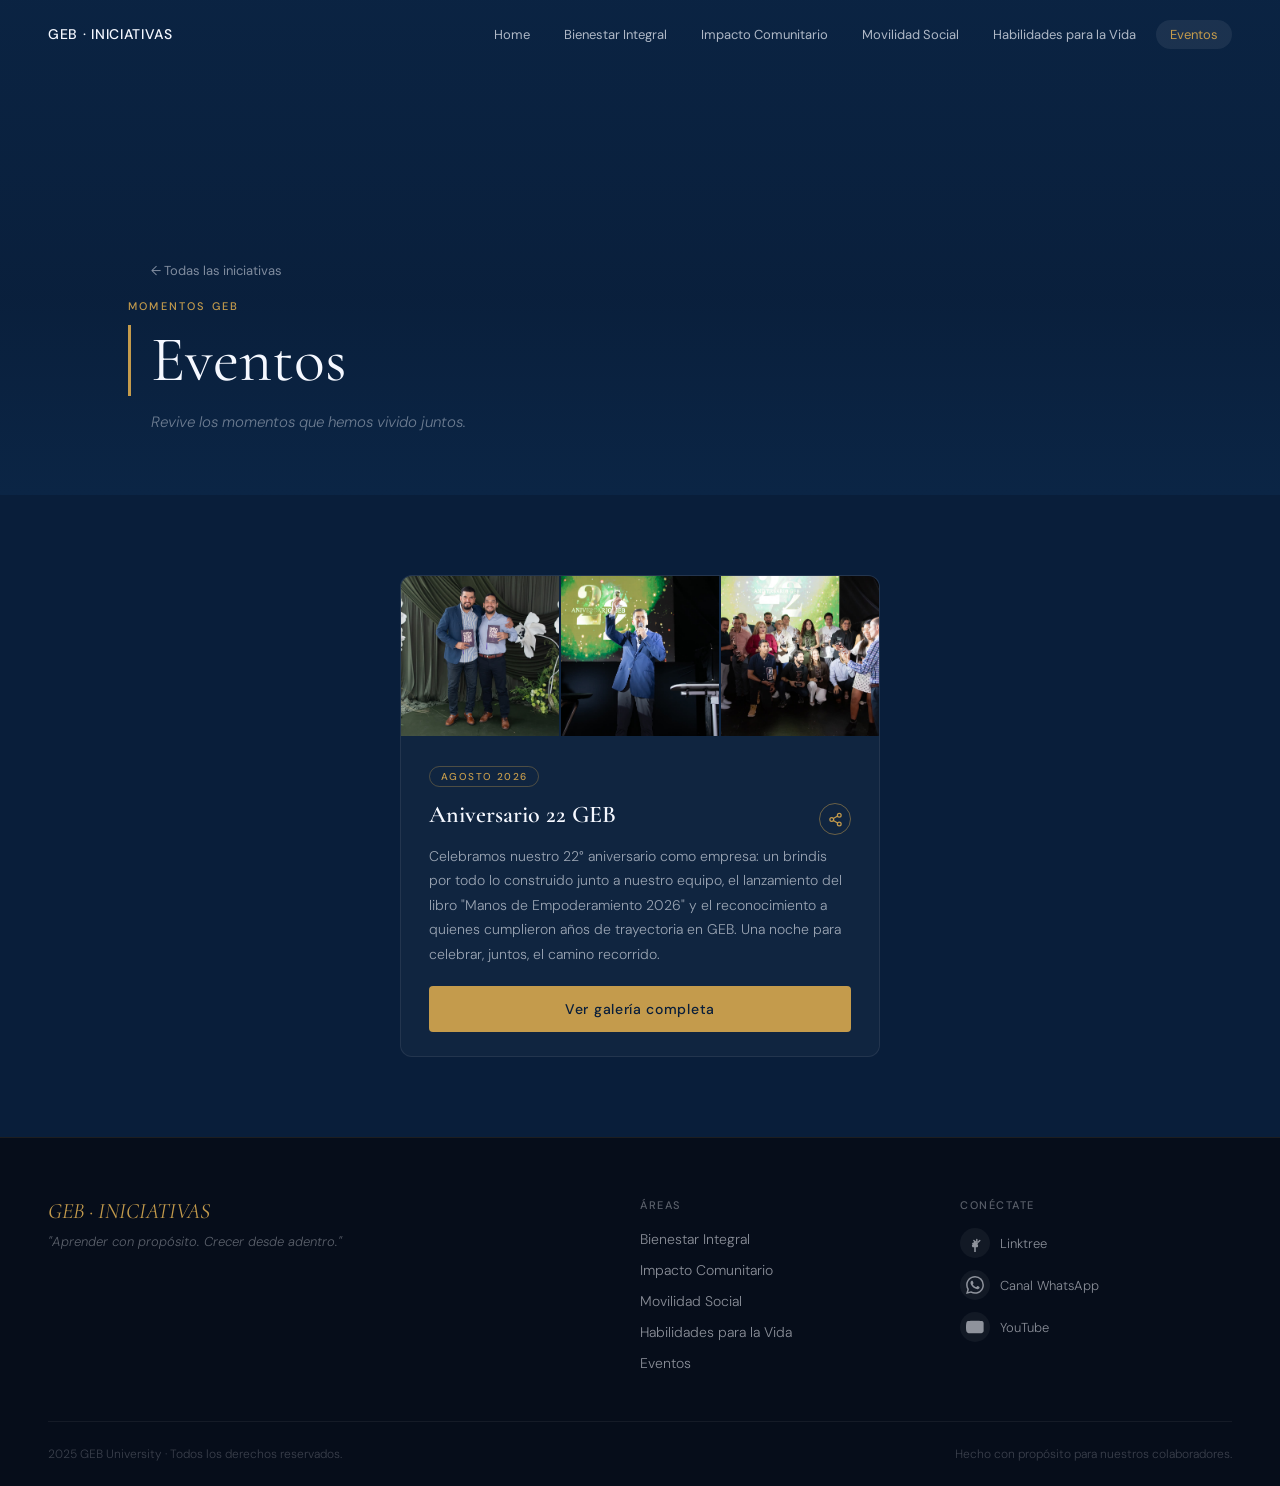
<file: eventos.html>
<!DOCTYPE html>
<html lang="es">
<head>
<meta charset="UTF-8">
<meta name="viewport" content="width=device-width, initial-scale=1.0">
<title>Eventos — GEB</title>
<link href="https://fonts.googleapis.com/css2?family=Cormorant+Garamond:ital,wght@0,400;0,600;1,400&family=DM+Sans:wght@300;400;500&display=swap" rel="stylesheet">
<style>/* ── RESET & BASE ─────────────────────────────────────────── */
*{margin:0;padding:0;box-sizing:border-box}
html{scroll-behavior:smooth}
body{font-family:"DM Sans",sans-serif;background:#0B2545;color:#F5F8FF;overflow-x:hidden}

/* ── NAVBAR ───────────────────────────────────────────────── */
.navbar{position:fixed;top:0;left:0;right:0;z-index:100;padding:0 48px;height:68px;display:flex;align-items:center;justify-content:space-between;background:transparent;border-bottom:.5px solid transparent;transition:background .4s,border-color .4s,transform .35s}
.navbar.scrolled{background:rgba(9,25,48,.96);backdrop-filter:blur(12px);border-bottom-color:rgba(196,155,76,.15)}
.navbar.hidden{transform:translateY(-100%)}
.navbar.visible{transform:translateY(0)}
.nav-logo{display:flex;align-items:center;text-decoration:none}
.nav-logo img{height:44px;width:auto;display:block}
.nav-logo-text{font-size:14px;font-weight:500;color:#F5F8FF;letter-spacing:.05em;text-decoration:none}
.nav-links{display:flex;align-items:center;gap:6px;list-style:none}
.nav-links a{font-size:13px;font-weight:400;color:rgba(245,248,255,.7);text-decoration:none;padding:6px 14px;border-radius:100px;transition:color .2s,background .2s;white-space:nowrap}
.nav-links a:hover,.nav-links a.active{color:#F5F8FF;background:rgba(255,255,255,.07)}
.nav-links a.active{color:#C49B4C}
.nav-toggle{display:none;flex-direction:column;gap:5px;cursor:pointer;padding:4px;background:none;border:none}
.nav-toggle span{display:block;width:22px;height:1.5px;background:rgba(245,248,255,.8);transition:transform .3s,opacity .3s}
.nav-toggle.open span:nth-child(1){transform:translateY(6.5px) rotate(45deg)}
.nav-toggle.open span:nth-child(2){opacity:0}
.nav-toggle.open span:nth-child(3){transform:translateY(-6.5px) rotate(-45deg)}
@media(max-width:860px){
  .navbar{padding:0 24px}
  .nav-toggle{display:flex}
  .nav-links{position:fixed;top:68px;left:0;right:0;background:rgba(9,25,48,.98);backdrop-filter:blur(12px);flex-direction:column;align-items:flex-start;padding:20px 24px 28px;gap:4px;border-bottom:.5px solid rgba(196,155,76,.15);transform:translateY(-110%);opacity:0;transition:transform .35s,opacity .3s;pointer-events:none}
  .nav-links.open{transform:translateY(0);opacity:1;pointer-events:all}
  .nav-links a{padding:10px 16px;width:100%;font-size:15px}
}

/* ── AREA PAGE HERO ───────────────────────────────────────── */
.area-page-hero{position:relative;height:55vh;min-height:340px;display:flex;align-items:flex-end;padding:0 10% 60px;overflow:hidden}
.area-page-hero-bg{position:absolute;inset:0;background-size:cover;background-position:center}
.area-page-hero-overlay{position:absolute;inset:0;background:linear-gradient(to top,rgba(11,37,69,1) 0%,rgba(9,30,58,.8) 40%,rgba(9,30,58,.25) 100%)}
.area-page-hero-content{position:relative;z-index:2}
.area-label-tag{font-size:11px;font-weight:500;letter-spacing:.2em;text-transform:uppercase;color:#C49B4C;margin-bottom:12px;display:block}
.area-title{font-family:"Cormorant Garamond",serif;font-size:clamp(36px,5vw,64px);font-weight:400;color:#F5F8FF;margin-bottom:14px;border-left:3px solid #C49B4C;padding-left:20px;line-height:1.1}
.area-title em{font-style:italic;color:rgba(245,248,255,.5)}
.area-phrase{font-size:15px;font-weight:300;font-style:italic;color:rgba(245,248,255,.42);padding-left:23px;line-height:1.7;max-width:560px}
.back-link{display:inline-flex;align-items:center;gap:8px;font-size:13px;color:rgba(245,248,255,.5);text-decoration:none;padding-left:23px;margin-bottom:20px;transition:color .2s}
.back-link:hover{color:#C49B4C}
@media(max-width:768px){
  .area-page-hero{height:auto;min-height:280px;padding:80px 6% 40px}
  .area-title{font-size:clamp(28px,7vw,44px)}
}

/* ── CARDS SECTION ────────────────────────────────────────── */
.cards-section{background:#091E3A;padding:80px 10%}
.cards-section:nth-of-type(even){background:#0B2545}
.cards-grid{display:grid;gap:24px;justify-content:center;width:100%}
.cards-grid.cols-2{grid-template-columns:repeat(2,minmax(0,480px))}
.cards-grid.cols-2>*:last-child:nth-child(odd){grid-column:1/-1;justify-self:center;max-width:480px;width:100%}
@media(max-width:768px){
  .cards-grid.cols-2{grid-template-columns:1fr}
  .cards-grid.cols-2>*:last-child:nth-child(odd){grid-column:auto;justify-self:auto;max-width:none}
}
@media(max-width:600px){.cards-section{padding:56px 6%}}

/* ── CARD ─────────────────────────────────────────────────── */
.card{background:rgba(255,255,255,.03);border:.5px solid rgba(255,255,255,.08);border-radius:12px;overflow:hidden;transition:transform .3s,box-shadow .3s,border-color .3s}
.card:hover{transform:translateY(-6px);box-shadow:0 20px 48px rgba(0,0,0,.35);border-color:rgba(196,155,76,.25)}
.card-body{padding:28px 28px 24px}
.card-tag{font-size:10px;font-weight:500;letter-spacing:.14em;text-transform:uppercase;color:#C49B4C;border:.5px solid rgba(196,155,76,.35);padding:3px 11px;border-radius:100px;margin-bottom:14px;display:inline-block}
.card-title{font-family:"Cormorant Garamond",serif;font-size:24px;font-weight:600;color:#F5F8FF;line-height:1.2;margin-bottom:14px}
.card-desc{font-size:14px;font-weight:300;color:rgba(245,248,255,.6);line-height:1.75;margin-bottom:20px;white-space:pre-line}
.card-title-row{display:flex;align-items:flex-start;justify-content:space-between;gap:10px}
.share-icon-btn{flex-shrink:0;width:32px;height:32px;border-radius:50%;background:transparent;border:1px solid rgba(196,155,76,.5);color:#C49B4C;display:flex;align-items:center;justify-content:center;cursor:pointer;transition:background .2s;margin-top:2px}
.share-icon-btn:hover{background:rgba(196,155,76,.12)}
.share-icon-btn svg{width:15px;height:15px}

/* ── EVENT GALLERY ────────────────────────────────────────── */
.event-gallery{display:grid;grid-template-columns:repeat(3,1fr);gap:2px;height:160px}
.event-gallery img{width:100%;height:100%;object-fit:cover;display:block}

/* ── BUTTONS ──────────────────────────────────────────────── */
.btn-gold{display:block;background:#C49B4C;color:#091E3A;font-family:"DM Sans",sans-serif;font-size:14px;font-weight:500;letter-spacing:.05em;padding:14px 24px;border-radius:4px;text-decoration:none;text-align:center;transition:background .2s,transform .15s;border:none;cursor:pointer;width:100%}
.btn-gold:hover{background:#D4AB5C;transform:translateY(-1px)}

/* ── FOOTER ───────────────────────────────────────────────── */
.footer{background:#060D1A;border-top:.5px solid rgba(196,155,76,.12);padding:60px 48px 0}
.footer-top{display:grid;grid-template-columns:2fr 1fr 1fr;gap:48px;padding-bottom:48px;border-bottom:.5px solid rgba(255,255,255,.06)}
.footer-brand{}
.footer-logo-text{font-family:"Cormorant Garamond",serif;font-size:22px;font-style:italic;color:#C49B4C;margin-bottom:8px}
.footer-tagline{font-size:13px;font-weight:300;font-style:italic;color:rgba(245,248,255,.35);line-height:1.6}
.footer-nav h4,.footer-social h4{font-size:11px;font-weight:500;letter-spacing:.14em;text-transform:uppercase;color:rgba(245,248,255,.35);margin-bottom:16px}
.footer-nav ul{list-style:none;display:flex;flex-direction:column;gap:10px}
.footer-nav a{font-size:14px;font-weight:300;color:rgba(245,248,255,.55);text-decoration:none;transition:color .2s}
.footer-nav a:hover{color:#C49B4C}
.social-links{display:flex;flex-direction:column;gap:12px}
.social-link{display:flex;align-items:center;gap:10px;font-size:13px;font-weight:300;color:rgba(245,248,255,.55);text-decoration:none;transition:color .2s}
.social-link:hover{color:#C49B4C}
.social-icon{width:30px;height:30px;border-radius:50%;background:rgba(255,255,255,.05);display:flex;align-items:center;justify-content:center;flex-shrink:0}
.footer-bottom{padding:24px 0;display:flex;justify-content:space-between;align-items:center;flex-wrap:wrap;gap:8px}
.footer-copy{font-size:12px;font-weight:300;color:rgba(245,248,255,.22)}
@media(max-width:860px){
  .footer{padding:48px 24px 0}
  .footer-top{grid-template-columns:1fr 1fr;gap:32px}
  .footer-brand{grid-column:1/-1}
}
@media(max-width:500px){.footer-top{grid-template-columns:1fr}}

/* ── SHARE MODAL ──────────────────────────────────────────── */
.share-modal-overlay{display:none;position:fixed;inset:0;background:rgba(5,14,30,.85);z-index:9999;align-items:center;justify-content:center;padding:24px}
.share-modal-overlay.open{display:flex}
.share-modal{background:#0B2545;border:1px solid rgba(196,155,76,.3);border-radius:8px;max-width:420px;width:100%;max-height:90vh;overflow-y:auto;padding:24px;position:relative}
.share-modal-close{position:absolute;top:12px;right:12px;background:rgba(255,255,255,.08);border:none;color:#F5F8FF;width:32px;height:32px;border-radius:50%;cursor:pointer;font-size:16px;line-height:1}
.share-modal-close:hover{background:rgba(255,255,255,.16)}
.share-modal-title{font-size:16px;font-weight:500;color:#F5F8FF;margin:16px 0 4px;text-align:center}
.share-modal-actions{display:grid;grid-template-columns:1fr 1fr;gap:10px;margin-top:20px}
.share-action{display:flex;align-items:center;justify-content:center;gap:6px;padding:12px;border-radius:4px;font-size:13px;font-weight:500;text-decoration:none;cursor:pointer;border:none;transition:opacity .2s;font-family:"DM Sans",sans-serif}
.share-action:hover{opacity:.85}
.share-wa{background:#25D366;color:#06210f}
</style>
</head>
<body><nav class="navbar" id="navbar"><a href="index.html" class="nav-logo-text">GEB · INICIATIVAS</a><button class="nav-toggle" id="navToggle" aria-label="Abrir menú"><span></span><span></span><span></span></button><ul class="nav-links" id="navLinks"><li><a href="index.html">Home</a></li><li><a href="bienestar.html">Bienestar Integral</a></li><li><a href="comunidad.html">Impacto Comunitario</a></li><li><a href="movilidad.html">Movilidad Social</a></li><li><a href="habilidades.html">Habilidades para la Vida</a></li><li><a href="eventos.html" class="active">Eventos</a></li></ul></nav><div class="area-page-hero"><div class="area-page-hero-bg" style="background-image:url('https://images.unsplash.com/photo-1511795409834-ef04bbd61622?w=1600&q=80');"></div><div class="area-page-hero-overlay"></div><div class="area-page-hero-content"><a href="index.html" class="back-link">← Todas las iniciativas</a><span class="area-label-tag">Momentos GEB</span><h1 class="area-title">Eventos</h1><p class="area-phrase">Revive los momentos que hemos vivido juntos.</p></div></div><section class="cards-section"><div class="cards-grid cols-2">

<div class="card"><div class="event-gallery"><img src="eventos/ev1-1.jpg" alt="Aniversario 22 GEB — presentación del libro Manos de Empoderamiento"><img src="eventos/ev1-2.jpg" alt="Aniversario 22 GEB — brindis en el escenario"><img src="eventos/ev1-3.jpg" alt="Aniversario 22 GEB — reconocimiento a 5 años de trayectoria"></div><div class="card-body"><span class="card-tag">Agosto 2026</span><div class="card-title-row"><h3 class="card-title">Aniversario 22 GEB</h3><button type="button" class="share-icon-btn" aria-label="Comparte este evento" onclick="openShareModal('ev1','Aniversario 22 GEB')"><svg viewBox="0 0 24 24" fill="none" stroke="currentColor" stroke-width="2" stroke-linecap="round" stroke-linejoin="round"><circle cx="18" cy="5" r="3"></circle><circle cx="6" cy="12" r="3"></circle><circle cx="18" cy="19" r="3"></circle><line x1="8.59" y1="13.51" x2="15.42" y2="17.49"></line><line x1="15.41" y1="6.51" x2="8.59" y2="10.49"></line></svg></button></div><p class="card-desc">Celebramos nuestro 22° aniversario como empresa: un brindis por todo lo construido junto a nuestro equipo, el lanzamiento del libro "Manos de Empoderamiento 2026" y el reconocimiento a quienes cumplieron años de trayectoria en GEB. Una noche para celebrar, juntos, el camino recorrido.</p><a href="https://drive.google.com/drive/folders/1SiTGJKlt36qpPMaia7CuR8NeecymnsCD?usp=sharing" target="_blank" class="btn-gold">Ver galería completa</a></div></div>

</div></section><footer class="footer"><div class="footer-top"><div class="footer-brand"><div class="footer-logo-text">GEB · INICIATIVAS</div><p class="footer-tagline">"Aprender con propósito. Crecer desde adentro."</p></div><div class="footer-nav"><h4>Áreas</h4><ul><li><a href="bienestar.html">Bienestar Integral</a></li><li><a href="comunidad.html">Impacto Comunitario</a></li><li><a href="movilidad.html">Movilidad Social</a></li><li><a href="habilidades.html">Habilidades para la Vida</a></li><li><a href="eventos.html">Eventos</a></li></ul></div><div class="footer-social"><h4>Conéctate</h4><div class="social-links"><a href="https://linktr.ee/gebuniversity" target="_blank" class="social-link"><span class="social-icon"><svg width="18" height="18" viewBox="0 0 24 24" fill="currentColor"><path d="M7.953 15.066c-.08.163-.08.324-.08.486.08.517.528.897 1.052.897h2.024V24h2.103v-7.551h2.025c.523 0 .971-.38 1.052-.897.08-.163 0-.324-.08-.486l-3.05-5.58a1.008 1.008 0 0 0-1.762-.08zm8.728-3.251l2.347-2.38a.977.977 0 0 0 .08-1.382.985.985 0 0 0-1.375-.08l-2.347 2.38V7.459a.98.98 0 0 0-.972-.98.98.98 0 0 0-.97.98v2.894l-2.348-2.38a.985.985 0 0 0-1.375.08.977.977 0 0 0 .08 1.381l2.347 2.38H9.08a.98.98 0 0 0-.971.98c0 .543.434.98.971.98h2.023v1.866H9.08a.98.98 0 0 0-.971.98c0 .543.434.98.971.98h2.023V24h1.945v-6.38h2.023a.98.98 0 0 0 .971-.98.98.98 0 0 0-.971-.98h-2.023V13.794h2.023a.98.98 0 0 0 .971-.98.98.98 0 0 0-.971-.98h-3.049z"/></svg></span>Linktree</a><a href="https://whatsapp.com/channel/0029VbBkSBjISTkDvjKCpf2n" target="_blank" class="social-link"><span class="social-icon"><svg width="18" height="18" viewBox="0 0 24 24" fill="currentColor"><path d="M17.472 14.382c-.297-.149-1.758-.867-2.03-.967-.273-.099-.471-.148-.67.15-.197.297-.767.966-.94 1.164-.173.199-.347.223-.644.075-.297-.15-1.255-.463-2.39-1.475-.883-.788-1.48-1.761-1.653-2.059-.173-.297-.018-.458.13-.606.134-.133.298-.347.446-.52.149-.174.198-.298.298-.497.099-.198.05-.371-.025-.52-.075-.149-.669-1.612-.916-2.207-.242-.579-.487-.5-.669-.51-.173-.008-.371-.01-.57-.01-.198 0-.52.074-.792.372-.272.297-1.04 1.016-1.04 2.479 0 1.462 1.065 2.875 1.213 3.074.149.198 2.096 3.2 5.077 4.487.709.306 1.262.489 1.694.625.712.227 1.36.195 1.871.118.571-.085 1.758-.719 2.006-1.413.248-.694.248-1.289.173-1.413-.074-.124-.272-.198-.57-.347m-5.421 7.403h-.004a9.87 9.87 0 0 1-5.031-1.378l-.361-.214-3.741.982.998-3.648-.235-.374a9.86 9.86 0 0 1-1.51-5.26c.001-5.45 4.436-9.884 9.888-9.884 2.64 0 5.122 1.03 6.988 2.898a9.825 9.825 0 0 1 2.893 6.994c-.003 5.45-4.437 9.884-9.885 9.884m8.413-18.297A11.815 11.815 0 0 0 12.05 0C5.495 0 .16 5.335.157 11.892c0 2.096.547 4.142 1.588 5.945L.057 24l6.305-1.654a11.882 11.882 0 0 0 5.683 1.448h.005c6.554 0 11.89-5.335 11.893-11.893a11.821 11.821 0 0 0-3.48-8.413Z"/></svg></span>Canal WhatsApp</a><a href="https://www.youtube.com/@gebuniversity" target="_blank" class="social-link"><span class="social-icon"><svg width="18" height="18" viewBox="0 0 24 24" fill="currentColor"><path d="M23.498 6.186a3.016 3.016 0 0 0-2.122-2.136C19.505 3.545 12 3.545 12 3.545s-7.505 0-9.377.505A3.017 3.017 0 0 0 .502 6.186C0 8.07 0 12 0 12s0 3.93.502 5.814a3.016 3.016 0 0 0 2.122 2.136c1.871.505 9.376.505 9.376.505s7.505 0 9.377-.505a3.015 3.015 0 0 0 2.122-2.136C24 15.93 24 12 12s0-3.93-.502-5.814zM9.545 15.568V8.432L15.818 12l-6.273 3.568z"/></svg></span>YouTube</a></div></div></div><div class="footer-bottom"><p class="footer-copy">2025 GEB University · Todos los derechos reservados.</p><p class="footer-copy">Hecho con propósito para nuestros colaboradores.</p></div></footer><div class="share-modal-overlay" id="shareModalOverlay" onclick="if(event.target===this)closeShareModal()"><div class="share-modal"><button type="button" class="share-modal-close" onclick="closeShareModal()" aria-label="Cerrar">✕</button><div class="share-modal-title" id="shareModalTitle" style="margin-top:0"></div><div class="share-modal-actions" style="grid-template-columns:1fr"><a class="share-action share-wa" id="shareModalWa" href="#" target="_blank" rel="noopener">Compartir por WhatsApp</a></div></div></div><script>// ── NAVBAR ──────────────────────────────────────────────────
const navbar = document.getElementById("navbar");
const navToggle = document.getElementById("navToggle");
const navLinks = document.getElementById("navLinks");
let lastY = 0;

window.addEventListener("scroll", () => {
  const y = window.scrollY;
  if (y > 80) {
    navbar.classList.add("scrolled");
    if (y > lastY + 8) { navbar.classList.add("hidden"); navbar.classList.remove("visible"); }
    else if (y < lastY - 4) { navbar.classList.remove("hidden"); navbar.classList.add("visible"); }
  } else {
    navbar.classList.remove("scrolled", "hidden", "visible");
  }
  lastY = y;
});

if (navToggle) {
  navToggle.addEventListener("click", () => {
    navToggle.classList.toggle("open");
    navLinks.classList.toggle("open");
  });
}
</script>
<script>
function openShareModal(id,title){
  var pageUrl=window.location.origin+window.location.pathname;
  document.getElementById('shareModalTitle').textContent=title;
  document.getElementById('shareModalWa').href='https://wa.me/?text='+encodeURIComponent(title+' — Revívelo con nosotros: '+pageUrl);
  document.getElementById('shareModalOverlay').classList.add('open');
  document.body.style.overflow='hidden';
}
function closeShareModal(){
  document.getElementById('shareModalOverlay').classList.remove('open');
  document.body.style.overflow='';
}
document.addEventListener('keydown',function(e){if(e.key==='Escape')closeShareModal();});
</script>
</body></html>
</file>
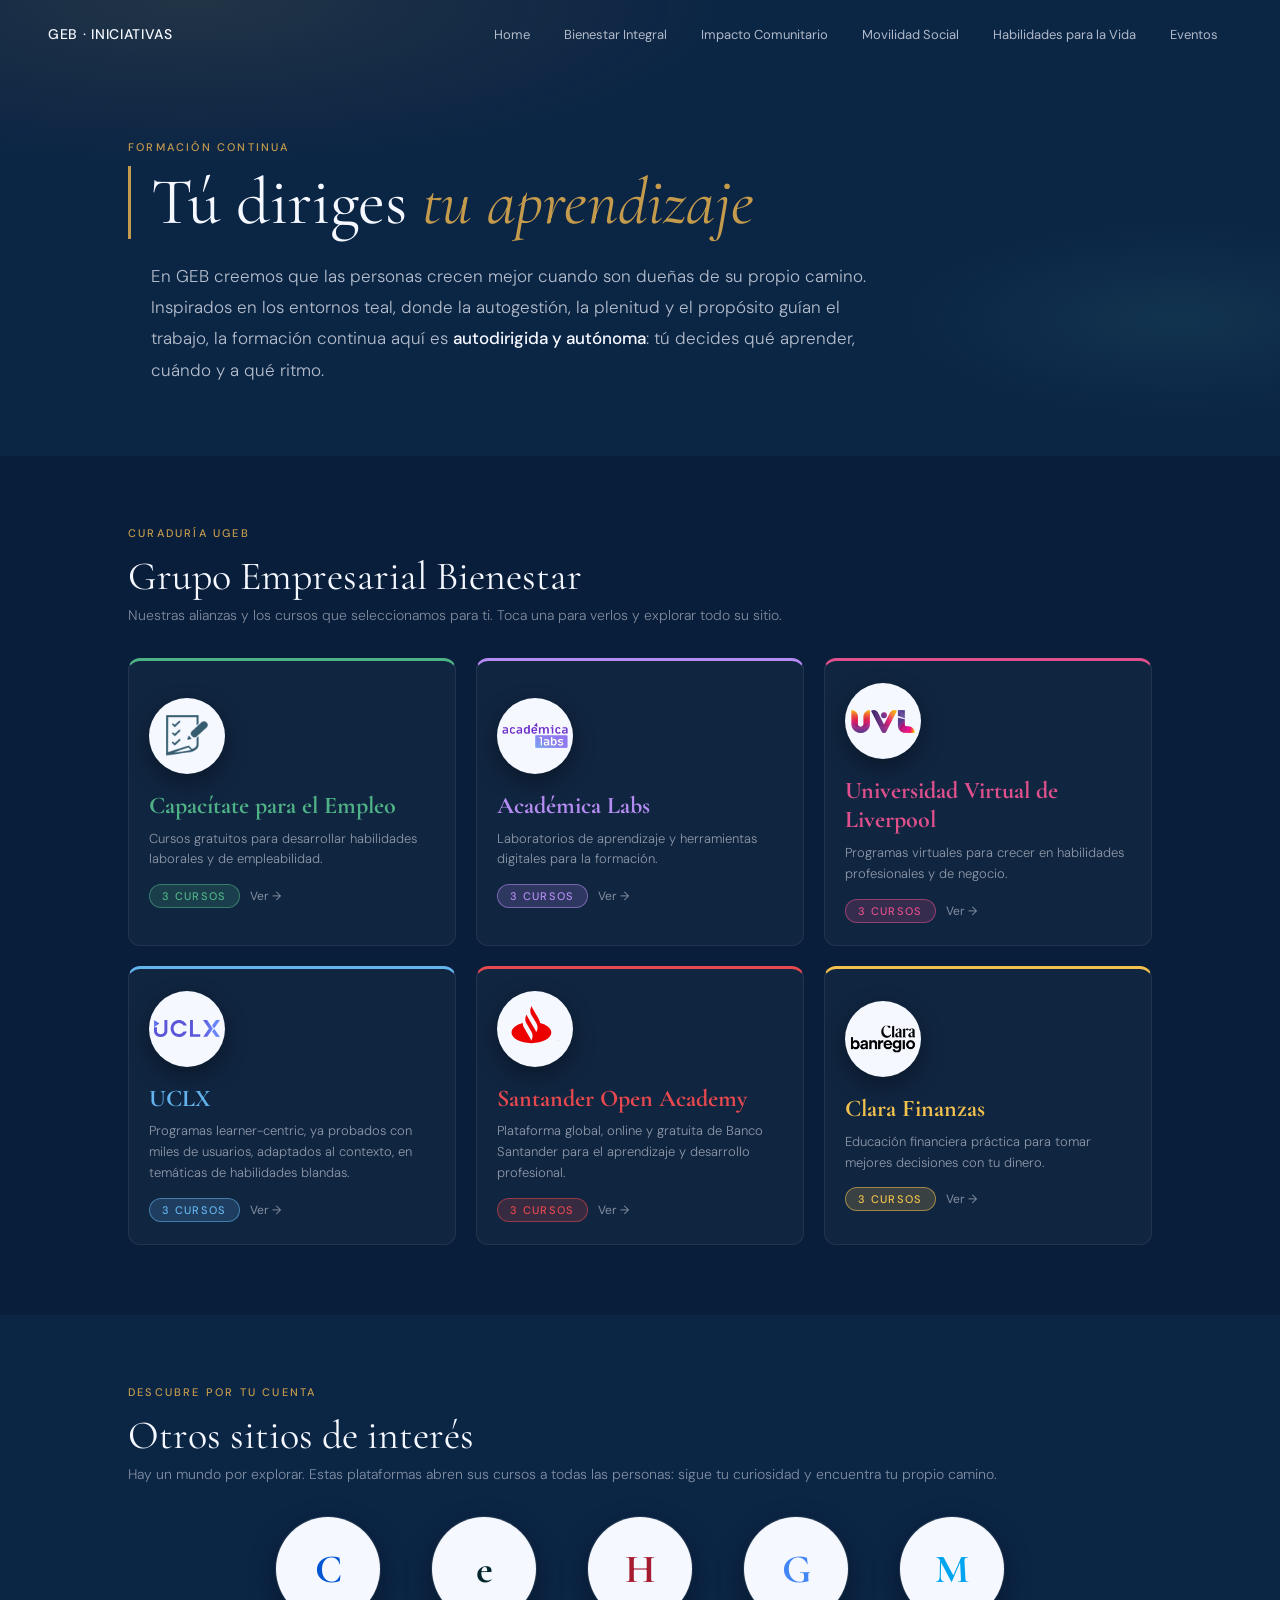
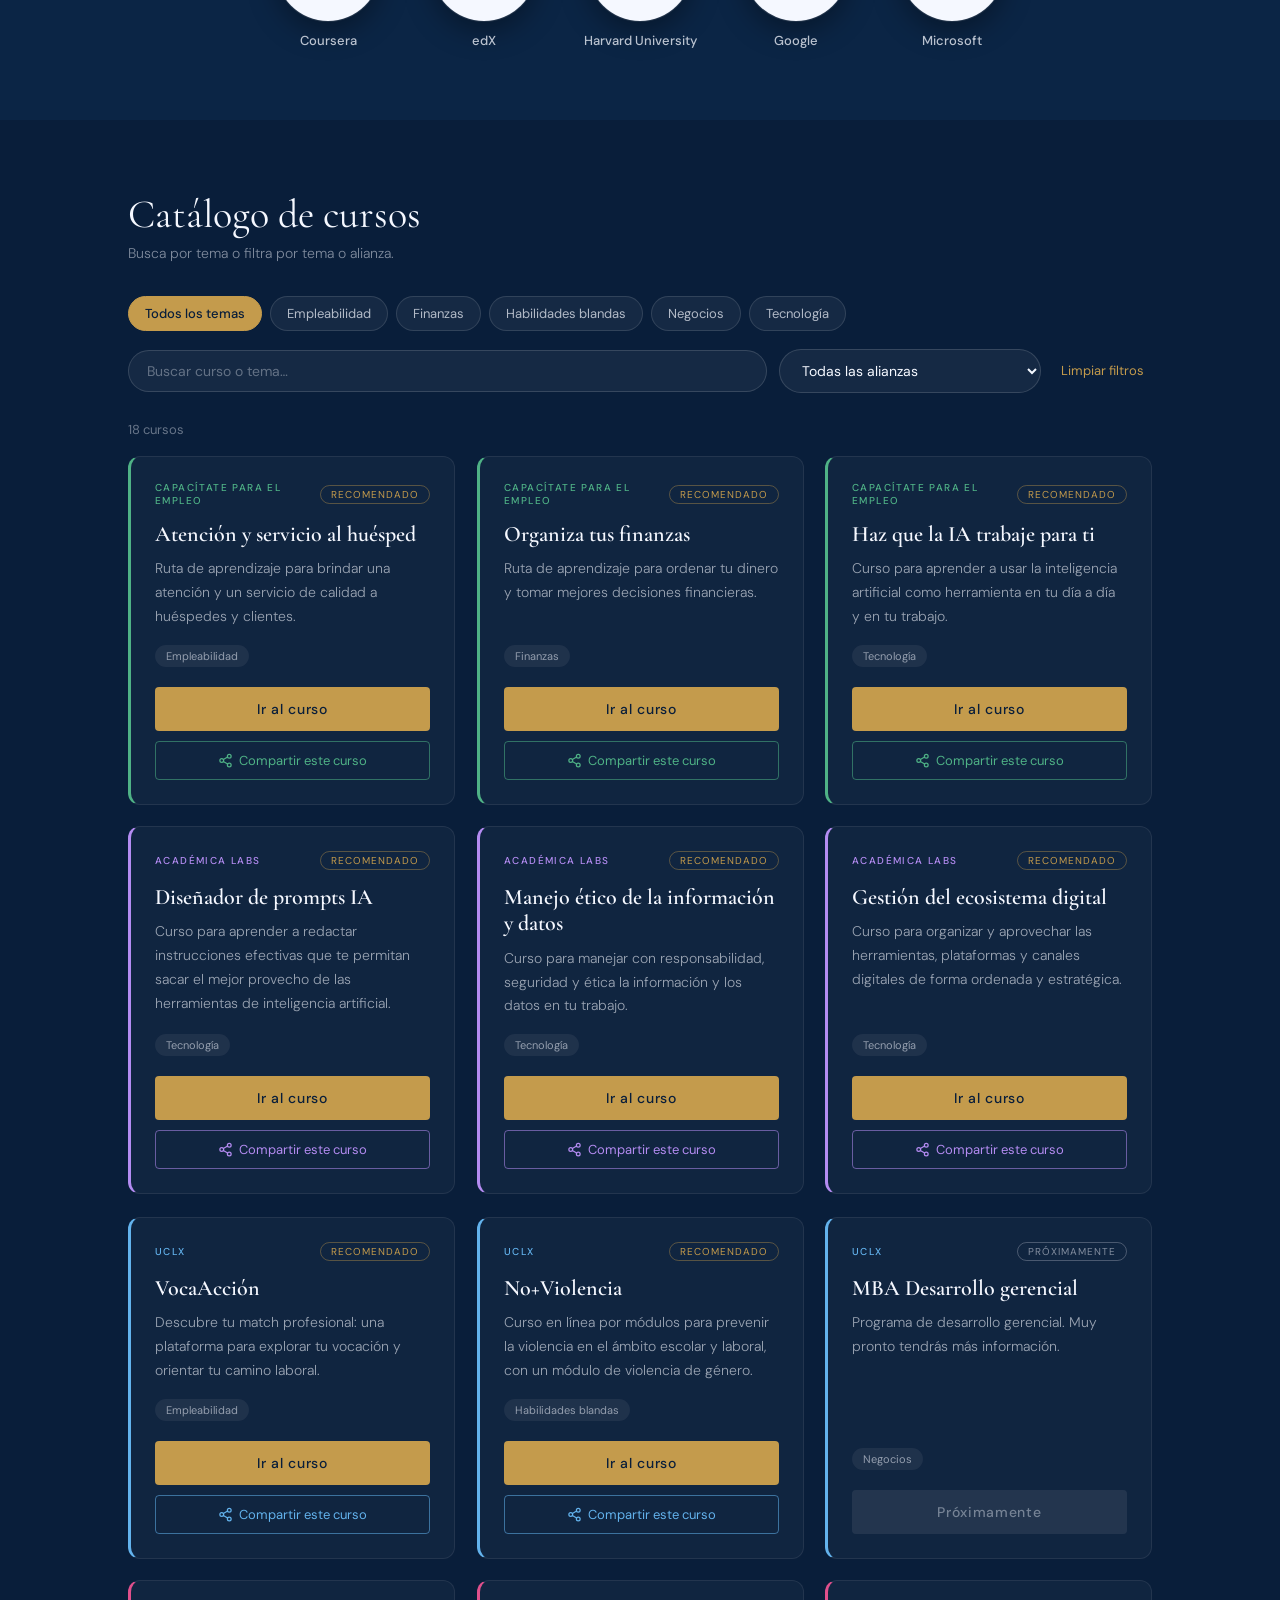
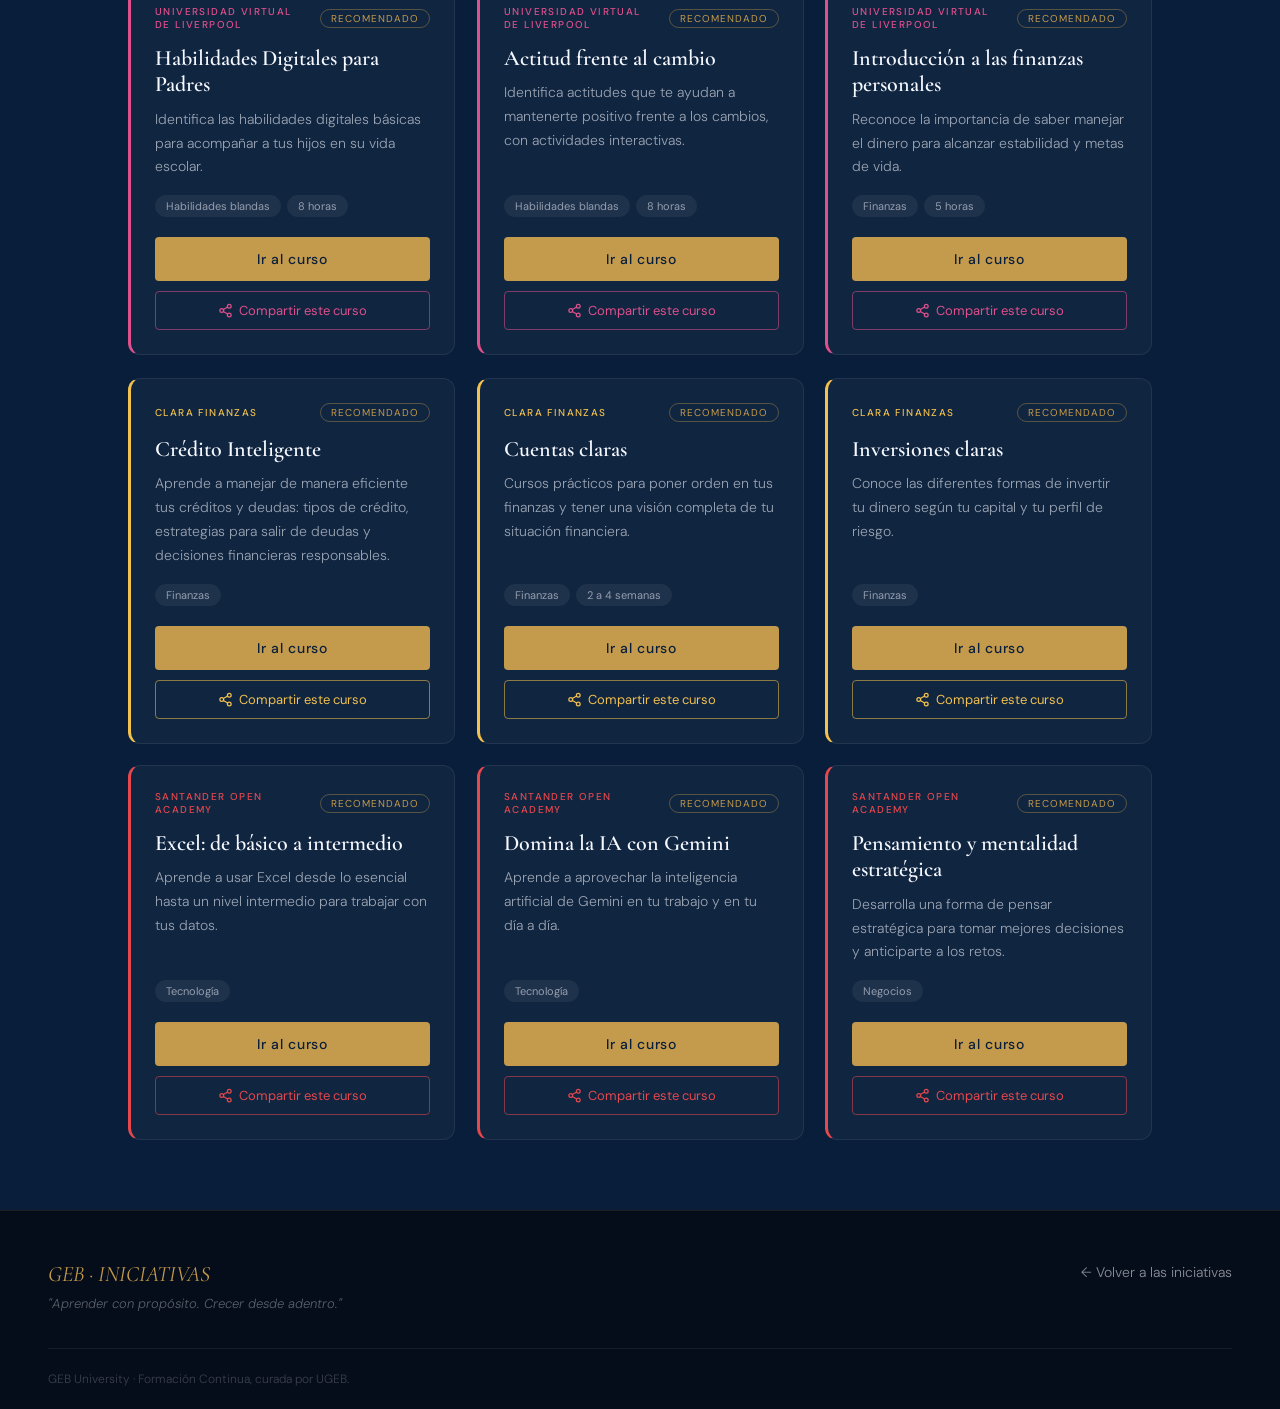
<file: formacion.html>
<!DOCTYPE html>
<html lang="es">
<head>
<meta charset="UTF-8">
<meta name="viewport" content="width=device-width, initial-scale=1.0">
<title>Formación Continua — GEB</title>
<link href="https://fonts.googleapis.com/css2?family=Cormorant+Garamond:ital,wght@0,400;0,600;0,700;1,400&family=DM+Sans:wght@300;400;500&display=swap" rel="stylesheet">
<link rel="stylesheet" href="formacion.css">
</head>
<body>
<nav class="navbar" id="navbar">
  <a href="index.html" class="nav-logo-text">GEB · INICIATIVAS</a>
  <button class="nav-toggle" id="navToggle" aria-label="Abrir menú"><span></span><span></span><span></span></button>
  <ul class="nav-links" id="navLinks">
    <li><a href="index.html">Home</a></li>
    <li><a href="bienestar.html">Bienestar Integral</a></li>
    <li><a href="comunidad.html">Impacto Comunitario</a></li>
    <li><a href="movilidad.html">Movilidad Social</a></li>
    <li><a href="habilidades.html">Habilidades para la Vida</a></li>
    
    <li><a href="eventos.html">Eventos</a></li>
  </ul>
</nav>

<section class="section intro" id="intro">
  <div class="intro-inner">
    <span class="label-tag">Formación Continua</span>
    <h1 class="intro-title">Tú diriges <em>tu aprendizaje</em></h1>
    <p class="intro-lead">En GEB creemos que las personas crecen mejor cuando son dueñas de su propio camino. Inspirados en los entornos teal, donde la autogestión, la plenitud y el propósito guían el trabajo, la formación continua aquí es <strong>autodirigida y autónoma</strong>: tú decides qué aprender, cuándo y a qué ritmo.</p>
  </div>
</section>

<section class="section alt" id="alianzas">
  <div class="section-head"><span class="label-tag">Curaduría UGEB</span><h2>Grupo Empresarial Bienestar</h2><p>Nuestras alianzas y los cursos que seleccionamos para ti. Toca una para verlos y explorar todo su sitio.</p></div>
  <div class="groups" id="alliances"></div>
</section>



<section class="section" id="sitios">
  <div class="section-head"><span class="label-tag">Descubre por tu cuenta</span><h2>Otros sitios de interés</h2><p>Hay un mundo por explorar. Estas plataformas abren sus cursos a todas las personas: sigue tu curiosidad y encuentra tu propio camino.</p></div>
  <div class="bubbles" id="bubbles"></div>
</section>

<section class="section alt" id="catalogo">
  <div class="section-head"><h2>Catálogo de cursos</h2><p>Busca por tema o filtra por tema o alianza.</p></div>
  <div class="chips" id="cats"></div>
  <div class="filters">
    <input type="search" id="q" placeholder="Buscar curso o tema…" aria-label="Buscar curso">
    <select id="fAlianza" aria-label="Alianza"></select>
    <button class="clear" id="clear" type="button">Limpiar filtros</button>
  </div>
  <div class="count" id="count"></div>
  <div class="grid" id="results"></div>
</section>

<footer class="footer">
  <div class="footer-top">
    <div><div class="footer-logo-text">GEB · INICIATIVAS</div><p class="footer-tagline">"Aprender con propósito. Crecer desde adentro."</p></div>
    <div><a href="index.html">← Volver a las iniciativas</a></div>
  </div>
  <p class="footer-bottom">GEB University · Formación Continua, curada por UGEB.</p>
</footer>

<script src="formacion-data.js"></script>
<script src="formacion-ui.js"></script>
<script>
const state = { q: "", categoria: "", alianza: "" };

function fillSelect(id, label, values, labeler) {
  const s = $(id);
  s.append(new Option(label, ""));
  values.forEach(v => s.append(new Option(labeler ? labeler(v) : v, v)));
}

function renderAlliances() {
  const grid = el("div", "alliances");
  ALIANZAS.forEach(a => grid.append(allianceTile(a)));
  $("alliances").replaceChildren(grid);
}

function matches(c) {
  const hay = (c.titulo + " " + c.desc + " " + (c.categoria || "") + " " + ((byId[c.alianza] || {}).nombre || "")).toLowerCase();
  return (!state.q || hay.includes(state.q.toLowerCase()))
    && (!state.alianza || c.alianza === state.alianza)
    && (!state.categoria || c.categoria === state.categoria);
}

function renderCats() {
  const box = $("cats");
  box.replaceChildren();
  ["", ...uniq("categoria")].forEach(cat => {
    const b = el("button", "cat" + (state.categoria === cat ? " on" : ""), cat || "Todos los temas");
    b.type = "button";
    b.onclick = () => { state.categoria = cat; update(); };
    box.append(b);
  });
}

function update() {
  renderCats();
  const list = CURSOS.filter(matches);
  $("count").textContent = list.length + (list.length === 1 ? " curso" : " cursos");
  const box = $("results");
  box.replaceChildren();
  if (!list.length) box.append(el("p", "empty", "No encontramos cursos con esos filtros."));
  list.forEach(c => box.append(courseCard(c)));
}

fillSelect("fAlianza", "Todas las alianzas", ALIANZAS.map(a => a.id), id => byId[id].nombre);

$("q").oninput = e => { state.q = e.target.value; update(); };
[["fAlianza", "alianza"]].forEach(([id, k]) =>
  $(id).onchange = e => { state[k] = e.target.value; update(); });
$("clear").onclick = () => {
  Object.keys(state).forEach(k => state[k] = "");
  $("q").value = "";
  ["fAlianza"].forEach(id => $(id).value = "");
  update();
};
function renderSitios() {
  const box = $("bubbles");
  SITIOS.forEach(s => {
    const a = el("a", "bubble");
    a.href = s.url; a.target = "_blank"; a.rel = "noopener";
    a.style.setProperty("--c", s.color);
    const ring = el("span", "bubble-ring");
    const img = el("img");
    img.alt = "";
    img.src = s.logo || "https://www.google.com/s2/favicons?domain=" + s.dominio + "&sz=128";
    img.onerror = () => { img.remove(); ring.append(el("b", "", s.nombre[0])); };
    ring.append(img);
    a.append(ring, el("span", "bubble-name", s.nombre));
    box.append(a);
  });
}
renderAlliances();
renderSitios();
update();
initChrome();
</script>
</body>
</html>
</file>
<file: formacion.css>
*{margin:0;padding:0;box-sizing:border-box}
html{scroll-behavior:smooth}
body{font-family:"DM Sans",sans-serif;background:#0B2545;color:#F5F8FF;overflow-x:hidden}

/* NAVBAR */
.navbar{position:fixed;top:0;left:0;right:0;z-index:100;padding:0 48px;height:68px;display:flex;align-items:center;justify-content:space-between;background:transparent;border-bottom:.5px solid transparent;transition:background .4s,border-color .4s,transform .35s}
.navbar.scrolled{background:rgba(9,25,48,.96);backdrop-filter:blur(12px);border-bottom-color:rgba(196,155,76,.15)}
.navbar.hidden{transform:translateY(-100%)}
.navbar.visible{transform:translateY(0)}
.nav-logo-text{font-size:14px;font-weight:500;color:#F5F8FF;letter-spacing:.05em;text-decoration:none}
.nav-links{display:flex;align-items:center;gap:6px;list-style:none}
.nav-links a{font-size:13px;font-weight:400;color:rgba(245,248,255,.7);text-decoration:none;padding:6px 14px;border-radius:100px;transition:color .2s,background .2s;white-space:nowrap}
.nav-links a:hover,.nav-links a.active{color:#F5F8FF;background:rgba(255,255,255,.07)}
.nav-links a.active{color:#C49B4C}
.nav-toggle{display:none;flex-direction:column;gap:5px;cursor:pointer;padding:4px;background:none;border:none}
.nav-toggle span{display:block;width:22px;height:1.5px;background:rgba(245,248,255,.8);transition:transform .3s,opacity .3s}
.nav-toggle.open span:nth-child(1){transform:translateY(6.5px) rotate(45deg)}
.nav-toggle.open span:nth-child(2){opacity:0}
.nav-toggle.open span:nth-child(3){transform:translateY(-6.5px) rotate(-45deg)}
@media(max-width:1100px){
  .navbar{padding:0 24px}
  .nav-toggle{display:flex}
  .nav-links{position:fixed;top:68px;left:0;right:0;background:rgba(9,25,48,.98);backdrop-filter:blur(12px);flex-direction:column;align-items:flex-start;padding:20px 24px 28px;gap:4px;border-bottom:.5px solid rgba(196,155,76,.15);transform:translateY(-110%);opacity:0;transition:transform .35s,opacity .3s;pointer-events:none}
  .nav-links.open{transform:translateY(0);opacity:1;pointer-events:all}
  .nav-links a{padding:10px 16px;width:100%;font-size:15px}
}

/* HERO */
.hero{position:relative;padding:150px 10% 70px;overflow:hidden}
.hero::before{content:"";position:absolute;inset:0;background:radial-gradient(ellipse 70% 60% at 20% 0%,rgba(196,155,76,.12) 0%,transparent 60%),radial-gradient(ellipse 40% 40% at 90% 80%,rgba(99,179,237,.08) 0%,transparent 55%);pointer-events:none}
.hero-inner{position:relative;max-width:900px}
.back-link{display:inline-block;font-size:13px;color:rgba(245,248,255,.5);text-decoration:none;margin-bottom:22px;transition:color .2s}
.back-link:hover{color:#C49B4C}
.label-tag{font-size:11px;font-weight:500;letter-spacing:.2em;text-transform:uppercase;color:#C49B4C;margin-bottom:12px;display:block}
.hero h1{font-family:"Cormorant Garamond",serif;font-size:clamp(38px,5.5vw,68px);font-weight:400;line-height:1.1;border-left:3px solid #C49B4C;padding-left:20px;margin-bottom:18px}
.hero h1 em{font-style:italic;color:#C49B4C}
.hero p{font-size:16px;font-weight:300;font-style:italic;color:rgba(245,248,255,.55);line-height:1.8;padding-left:23px;max-width:620px}
.hero-stats{display:flex;gap:36px;padding-left:23px;margin-top:34px;flex-wrap:wrap}
.stat b{display:block;font-family:"Cormorant Garamond",serif;font-size:38px;font-weight:600;color:#C49B4C;line-height:1}
.stat span{font-size:11px;letter-spacing:.14em;text-transform:uppercase;color:rgba(245,248,255,.4)}

/* SECTIONS */
.section{padding:70px 10%}
.section.alt{background:#091E3A}
.section-head{margin-bottom:34px}
.section-head h2{font-family:"Cormorant Garamond",serif;font-size:clamp(28px,3.4vw,40px);font-weight:400}
.section-head p{font-size:14px;font-weight:300;color:rgba(245,248,255,.5);margin-top:6px}
@media(max-width:600px){.hero{padding:120px 6% 50px}.section{padding:52px 6%}}

/* ALLIANCES */
.group{margin-bottom:44px}
.group:last-child{margin-bottom:0}
.ally-block{margin-bottom:34px}
.ally-head{display:flex;gap:16px;align-items:center;margin-bottom:16px}
.ally-head .badge{flex:none;width:44px;height:44px;border-radius:12px;background:var(--c);color:#091E3A;display:flex;align-items:center;justify-content:center;font-family:"Cormorant Garamond",serif;font-size:22px;font-weight:600}
.ally-head h4{font-family:"Cormorant Garamond",serif;font-size:24px;font-weight:600}
.ally-head p{font-size:13px;font-weight:300;color:rgba(245,248,255,.5)}
.course.explore{justify-content:center;border-style:dashed;border-left-style:solid;background:rgba(255,255,255,.015)}
.course.explore .badge{width:44px;height:44px;border-radius:12px;background:var(--c);color:#091E3A;display:flex;align-items:center;justify-content:center;font-family:"Cormorant Garamond",serif;font-size:22px;font-weight:600;margin-bottom:14px}
.course.explore .btn-gold{margin-top:auto}
.btn-gold.off{background:rgba(255,255,255,.08);color:rgba(245,248,255,.4);pointer-events:none}
.group-head{display:flex;align-items:baseline;gap:16px;flex-wrap:wrap;margin-bottom:18px;padding-bottom:12px;border-bottom:.5px solid rgba(196,155,76,.25)}
.group-head h3{font-family:"Cormorant Garamond",serif;font-size:28px;font-weight:600;color:#C49B4C}
.group-head p{font-size:13px;font-weight:300;color:rgba(245,248,255,.5)}
.alliances{display:grid;grid-template-columns:repeat(3,minmax(0,1fr));gap:20px}
.alliance{--c:#C49B4C;text-align:left;font-family:inherit;color:inherit;cursor:pointer;background:rgba(255,255,255,.03);border:.5px solid rgba(255,255,255,.08);border-top:3px solid var(--c);border-radius:12px;padding:22px 20px;transition:transform .25s,box-shadow .25s,border-color .25s,background .25s}
.alliance:hover{transform:translateY(-4px);box-shadow:0 16px 40px rgba(0,0,0,.35)}
.alliance.on{background:rgba(255,255,255,.07);border-color:var(--c)}
.alliance h3{font-family:"Cormorant Garamond",serif;font-size:21px;font-weight:600;line-height:1.2;margin-bottom:8px}
.alliance p{font-size:13px;font-weight:300;color:rgba(245,248,255,.55);line-height:1.6;margin-bottom:14px}
.alliance .n{font-size:11px;letter-spacing:.12em;text-transform:uppercase;color:var(--c)}

/* FILTERS */
.filters{display:flex;flex-wrap:wrap;gap:12px;margin-bottom:28px;align-items:center}
.filters input,.filters select{font-family:"DM Sans",sans-serif;font-size:14px;color:#F5F8FF;background:rgba(255,255,255,.05);border:.5px solid rgba(255,255,255,.14);border-radius:100px;padding:11px 18px;outline:none;transition:border-color .2s}
.filters input{flex:1 1 260px;min-width:0}
.filters select option{background:#0B2545;color:#F5F8FF}
.filters input:focus,.filters select:focus{border-color:#C49B4C}
.filters input::placeholder{color:rgba(245,248,255,.35)}
.clear{font-family:inherit;font-size:13px;color:#C49B4C;background:none;border:none;cursor:pointer;padding:8px}
.count{font-size:13px;color:rgba(245,248,255,.4);margin-bottom:18px}

/* COURSES */
.grid{display:grid;grid-template-columns:repeat(auto-fill,minmax(300px,1fr));gap:22px}
.course{--c:#C49B4C;display:flex;flex-direction:column;background:rgba(255,255,255,.03);border:.5px solid rgba(255,255,255,.08);border-left:3px solid var(--c);border-radius:12px;padding:24px;transition:transform .3s,box-shadow .3s,border-color .3s}
.course:hover{transform:translateY(-5px);box-shadow:0 20px 48px rgba(0,0,0,.35);border-color:var(--c)}
.course-top{display:flex;justify-content:space-between;align-items:center;gap:8px;margin-bottom:14px}
.ally{font-size:10px;font-weight:500;letter-spacing:.14em;text-transform:uppercase;color:var(--c)}
.chip{font-size:10px;letter-spacing:.1em;text-transform:uppercase;border:.5px solid rgba(196,155,76,.4);color:#C49B4C;border-radius:100px;padding:2px 10px}
.chip.ex{border-color:rgba(245,248,255,.25);color:rgba(245,248,255,.5)}
.course h3{font-family:"Cormorant Garamond",serif;font-size:22px;font-weight:600;line-height:1.2;margin-bottom:10px}
.course p{font-size:14px;font-weight:300;color:rgba(245,248,255,.6);line-height:1.7;margin-bottom:16px}
.meta{display:flex;flex-wrap:wrap;gap:6px;margin-bottom:20px;margin-top:auto}
.meta span{font-size:11px;color:rgba(245,248,255,.55);background:rgba(255,255,255,.06);border-radius:100px;padding:4px 11px}
.btn-gold{display:block;background:#C49B4C;color:#091E3A;font-family:"DM Sans",sans-serif;font-size:14px;font-weight:500;letter-spacing:.05em;padding:13px 24px;border-radius:4px;text-decoration:none;text-align:center;transition:background .2s,transform .15s}
.btn-gold:hover{background:#D4AB5C;transform:translateY(-1px)}
.empty{grid-column:1/-1;text-align:center;padding:50px 0;color:rgba(245,248,255,.45);font-style:italic}

/* ── DINÁMICO ── */
.hero .orb{position:absolute;border-radius:50%;filter:blur(70px);opacity:.35;pointer-events:none;animation:float 14s ease-in-out infinite}
.orb.o1{width:340px;height:340px;background:#C49B4C;top:-80px;right:8%}
.orb.o2{width:300px;height:300px;background:#3b82c4;bottom:-120px;right:30%;animation-delay:-5s}
.orb.o3{width:220px;height:220px;background:#4FB286;top:40%;right:-60px;animation-delay:-9s;opacity:.22}
@keyframes float{0%,100%{transform:translate(0,0) scale(1)}50%{transform:translate(-30px,30px) scale(1.12)}}
.hero h1 em{background:linear-gradient(90deg,#C49B4C,#F3DFA8,#C49B4C);background-size:200% auto;-webkit-background-clip:text;background-clip:text;-webkit-text-fill-color:transparent;animation:shine 5s linear infinite}
@keyframes shine{to{background-position:200% center}}
.hero-cta{display:flex;gap:12px;flex-wrap:wrap;padding-left:23px;margin-top:30px}
.hero-cta a{display:inline-block;width:auto;padding:13px 28px}
.btn-ghost{border:.5px solid rgba(196,155,76,.5);color:#C49B4C;font-size:14px;letter-spacing:.05em;padding:13px 28px;border-radius:4px;text-decoration:none;transition:background .2s}
.btn-ghost:hover{background:rgba(196,155,76,.12)}
.reveal{opacity:0;transform:translateY(28px);transition:opacity .7s ease,transform .7s ease}
.reveal.in{opacity:1;transform:none}
.pop{animation:pop .5s ease both}
@keyframes pop{from{opacity:0;transform:translateY(18px) scale(.97)}to{opacity:1;transform:none}}
.alliance{position:relative;overflow:hidden}
.alliance .badge{width:44px;height:44px;border-radius:12px;background:var(--c);color:#091E3A;display:flex;align-items:center;justify-content:center;font-family:"Cormorant Garamond",serif;font-size:22px;font-weight:600;margin-bottom:14px;transition:transform .3s}
.alliance:hover .badge{transform:rotate(-8deg) scale(1.1)}
.course{position:relative;overflow:hidden}
.course::before,.alliance::before{content:"";position:absolute;inset:0;pointer-events:none;opacity:0;transition:opacity .3s;background:radial-gradient(260px circle at var(--mx,50%) var(--my,50%),rgba(255,255,255,.09),transparent 60%)}
.course:hover::before,.alliance:hover::before{opacity:1}
.course>*{position:relative}
.fav{background:none;border:1px solid rgba(255,255,255,.18);color:rgba(245,248,255,.6);width:32px;height:32px;border-radius:50%;cursor:pointer;font-size:15px;line-height:1;transition:transform .2s,color .2s,border-color .2s}
.fav:hover{transform:scale(1.15);color:#E5484D;border-color:#E5484D}
.fav.on{color:#E5484D;border-color:#E5484D;background:rgba(229,72,77,.12);animation:beat .4s}
@keyframes beat{50%{transform:scale(1.35)}}
.course-top-r{display:flex;align-items:center;gap:8px}
.chips{display:flex;flex-wrap:wrap;gap:8px;margin-bottom:18px}
.cat{font-family:inherit;font-size:13px;color:rgba(245,248,255,.7);background:rgba(255,255,255,.05);border:.5px solid rgba(255,255,255,.12);border-radius:100px;padding:8px 16px;cursor:pointer;transition:all .2s}
.cat:hover{border-color:#C49B4C;color:#F5F8FF}
.cat.on{background:#C49B4C;border-color:#C49B4C;color:#091E3A;font-weight:500}
.carousel{display:flex;gap:22px;overflow-x:auto;scroll-snap-type:x mandatory;padding:6px 2px 18px;scrollbar-width:thin;scrollbar-color:#C49B4C transparent}
.carousel .course{flex:0 0 min(340px,82vw);scroll-snap-align:start}
.mylist-btn{position:fixed;right:22px;bottom:22px;z-index:90;display:flex;align-items:center;gap:8px;background:#C49B4C;color:#091E3A;border:none;border-radius:100px;padding:13px 20px;font-family:inherit;font-size:14px;font-weight:500;cursor:pointer;box-shadow:0 10px 30px rgba(0,0,0,.45);transition:transform .2s}
.mylist-btn:hover{transform:translateY(-3px)}
.mylist-btn b{background:#091E3A;color:#C49B4C;border-radius:100px;padding:1px 9px;font-size:12px}
.drawer{position:fixed;top:0;right:0;bottom:0;width:min(400px,100%);z-index:200;background:#0B2545;border-left:1px solid rgba(196,155,76,.3);padding:26px 22px;overflow-y:auto;transform:translateX(105%);transition:transform .35s}
.drawer.open{transform:none}
.drawer h2{font-family:"Cormorant Garamond",serif;font-size:30px;font-weight:400;margin-bottom:4px}
.drawer>p{font-size:13px;color:rgba(245,248,255,.45);margin-bottom:20px}
.drawer .x{position:absolute;top:14px;right:14px;background:rgba(255,255,255,.08);border:none;color:#F5F8FF;width:32px;height:32px;border-radius:50%;cursor:pointer}
.drawer .course{margin-bottom:14px}
@media(prefers-reduced-motion:reduce){.orb,.hero h1 em,.reveal,.pop{animation:none!important;transition:none!important;opacity:1;transform:none}}

/* FOOTER */
.footer{background:#060D1A;border-top:.5px solid rgba(196,155,76,.12);padding:50px 48px 0}
.footer-top{display:flex;justify-content:space-between;gap:32px;flex-wrap:wrap;padding-bottom:36px;border-bottom:.5px solid rgba(255,255,255,.06)}
.footer-logo-text{font-family:"Cormorant Garamond",serif;font-size:22px;font-style:italic;color:#C49B4C;margin-bottom:8px}
.footer-tagline{font-size:13px;font-weight:300;font-style:italic;color:rgba(245,248,255,.35)}
.footer a{font-size:14px;font-weight:300;color:rgba(245,248,255,.55);text-decoration:none}
.footer a:hover{color:#C49B4C}
.footer-bottom{padding:22px 0;font-size:12px;font-weight:300;color:rgba(245,248,255,.22)}
@media(max-width:860px){.footer{padding:44px 24px 0}}
a.alliance{display:block;text-decoration:none;color:inherit}
.alliance .go{display:inline-block;margin-left:10px;font-size:12px;color:rgba(245,248,255,.5);transition:transform .2s,color .2s}
.alliance:hover .go{transform:translateX(4px);color:var(--c)}
.alliance .n{display:inline-block}
.a-hero .badge{width:64px;height:64px;border-radius:16px;background:var(--c);color:#091E3A;display:flex;align-items:center;justify-content:center;font-family:"Cormorant Garamond",serif;font-size:34px;font-weight:600;margin:0 0 18px 23px}
.a-hero h1{border-left-color:var(--c)}
.a-hero .label-tag{color:var(--c);padding-left:23px}
.a-hero .orb.o1{background:var(--c)}
.notice{grid-column:1/-1;font-size:14px;font-style:italic;color:rgba(245,248,255,.5)}

/* POP-UP DE ALIANZA */
.modal-ov{position:fixed;inset:0;z-index:300;background:rgba(5,14,30,.85);backdrop-filter:blur(4px);display:flex;align-items:center;justify-content:center;padding:20px;animation:fade .25s}
@keyframes fade{from{opacity:0}}
.modal{--c:#C49B4C;position:relative;width:min(1180px,100%);max-height:94vh;overflow-y:auto;background:#0B2545;border:1px solid rgba(196,155,76,.3);border-top:4px solid var(--c);border-radius:14px;padding:34px 34px 30px;animation:rise .35s ease}
@keyframes rise{from{opacity:0;transform:translateY(24px) scale(.97)}}
.modal>.x{position:absolute;top:14px;right:14px;background:rgba(255,255,255,.08);border:none;color:#F5F8FF;width:34px;height:34px;border-radius:50%;cursor:pointer;font-size:15px}
.modal>.x:hover{background:rgba(255,255,255,.16)}
.modal-head{display:flex;gap:18px;align-items:center;margin-bottom:26px;padding-right:40px}
.modal-head .badge{flex:none;width:60px;height:60px;border-radius:16px;background:var(--c);color:#091E3A;display:flex;align-items:center;justify-content:center;font-family:"Cormorant Garamond",serif;font-size:32px;font-weight:600}
.modal-head .label-tag{color:var(--c);margin-bottom:4px}
.modal-head h2{font-family:"Cormorant Garamond",serif;font-size:clamp(26px,3.4vw,38px);font-weight:400;line-height:1.1}
.modal-head p{font-size:14px;font-weight:300;color:rgba(245,248,255,.55);margin-top:6px}
.car{display:flex;align-items:center;gap:12px;margin-bottom:26px}
.track{flex:1;min-width:0;display:flex;gap:20px;overflow-x:auto;scroll-snap-type:x mandatory;scrollbar-width:none;padding:6px 2px}
.track::-webkit-scrollbar{display:none}
.track>.course{flex:0 0 calc((100% - 40px)/3);scroll-snap-align:start}
.course.slot{border-style:dashed;border-left-style:dashed;background:transparent;justify-content:center;align-items:center;text-align:center;min-height:220px}
.course.slot p{margin:0;font-style:italic;color:rgba(245,248,255,.35)}
.arrow{flex:none;width:44px;height:44px;border-radius:50%;border:1px solid rgba(196,155,76,.5);background:transparent;color:#C49B4C;font-size:26px;line-height:1;cursor:pointer;transition:background .2s,opacity .2s}
.arrow:hover:not(:disabled){background:rgba(196,155,76,.15)}
.arrow:disabled{opacity:.25;cursor:default}
.explore-all{max-width:420px;margin:0 auto;font-size:15px;padding:15px 24px}
@media(max-width:980px){.track>.course{flex-basis:calc((100% - 20px)/2)}}
@media(max-width:640px){.modal{padding:26px 16px 22px}.track>.course{flex-basis:100%}.arrow{width:36px;height:36px;font-size:22px}.car{gap:6px}}

/* OTROS SITIOS · BOLITAS */
.bubbles{display:flex;flex-wrap:wrap;justify-content:center;gap:34px 38px}
.bubble{--c:#C49B4C;display:flex;flex-direction:column;align-items:center;gap:12px;width:118px;text-decoration:none;color:inherit}
.bubble-ring{width:104px;height:104px;border-radius:50%;background:#F5F8FF;border:3px solid transparent;box-shadow:0 0 0 1px rgba(255,255,255,.1),0 10px 28px rgba(0,0,0,.35);display:flex;align-items:center;justify-content:center;transition:transform .3s,border-color .3s,box-shadow .3s}
.bubble-ring img{width:58%;height:58%;object-fit:contain}
.bubble-ring b{font-family:"Cormorant Garamond",serif;font-size:40px;color:var(--c)}
.bubble:hover .bubble-ring{transform:translateY(-6px) scale(1.06);border-color:var(--c);box-shadow:0 0 0 1px var(--c),0 18px 38px rgba(0,0,0,.45)}
.bubble-name{font-size:13px;font-weight:500;text-align:center;line-height:1.3;color:rgba(245,248,255,.75);transition:color .2s}
.bubble:hover .bubble-name{color:#C49B4C}
@media(max-width:600px){.bubbles{justify-content:center;gap:26px 22px}}

/* TARJETAS DE ALIANZA: círculo con logo, flotando */
.badge.has-logo{background:#F5F8FF!important}
.badge.has-logo img{width:62%;height:62%;object-fit:contain}
.alliance .badge{width:76px;height:76px;border-radius:50%;font-size:34px;margin-bottom:18px;box-shadow:0 8px 22px rgba(0,0,0,.35);animation:bob 5s ease-in-out infinite;transition:transform .3s,box-shadow .3s}
.alliance:nth-child(2n) .badge{animation-delay:-1.7s}
.alliance:nth-child(3n) .badge{animation-delay:-3.2s}
@keyframes bob{0%,100%{transform:translateY(0)}50%{transform:translateY(-6px)}}
.alliance:hover .badge{animation:none;transform:translateY(-6px) scale(1.1);box-shadow:0 0 0 3px var(--c),0 16px 32px rgba(0,0,0,.45)}
.alliance .n{background:color-mix(in srgb,var(--c) 18%,transparent);border:.5px solid color-mix(in srgb,var(--c) 55%,transparent);border-radius:100px;padding:4px 12px;font-weight:500}
.modal-head .badge{border-radius:50%}
.course.explore .badge{border-radius:50%}
@media(prefers-reduced-motion:reduce){.alliance .badge{animation:none}}

.alliance h3{font-weight:700;color:var(--c);font-size:24px}
@media(max-width:700px){.alliances{grid-template-columns:repeat(2,minmax(0,1fr))}}
@media(max-width:480px){.alliances{grid-template-columns:1fr}}


/* INTRO · NARRATIVA */
.intro{padding:140px 10% 70px;position:relative;overflow:hidden}
.intro::before{content:"";position:absolute;inset:0;background:radial-gradient(ellipse 70% 60% at 15% 0%,rgba(196,155,76,.12),transparent 60%),radial-gradient(ellipse 40% 40% at 92% 70%,rgba(79,182,168,.1),transparent 55%);pointer-events:none}
.intro-inner{position:relative;max-width:1000px}
.intro-title{font-family:"Cormorant Garamond",serif;font-size:clamp(38px,5.5vw,66px);font-weight:400;line-height:1.1;border-left:3px solid #C49B4C;padding-left:20px;margin-bottom:22px}
.intro-title em{font-style:italic;color:#C49B4C}
.intro-lead{font-size:17px;font-weight:300;line-height:1.85;color:rgba(245,248,255,.72);max-width:760px;padding-left:23px;margin-bottom:0}
.intro-lead strong{font-weight:500;color:#F5F8FF}
.pillars{display:grid;grid-template-columns:repeat(3,minmax(0,1fr));gap:18px;margin-bottom:34px}
.pillar{background:rgba(255,255,255,.04);border:.5px solid rgba(196,155,76,.22);border-radius:12px;padding:22px 22px 20px;transition:transform .3s,border-color .3s}
.pillar:hover{transform:translateY(-4px);border-color:#C49B4C}
.pillar-n{font-size:11px;letter-spacing:.2em;color:#C49B4C}
.pillar h3{font-family:"Cormorant Garamond",serif;font-size:26px;font-weight:700;margin:8px 0 8px}
.pillar p{font-size:14px;font-weight:300;line-height:1.7;color:rgba(245,248,255,.62)}
.intro-note{font-size:15px;font-weight:300;line-height:1.8;color:rgba(245,248,255,.65);border-left:2px solid #C49B4C;padding:4px 0 4px 20px;max-width:760px}
.intro-note b{font-weight:500;color:#C49B4C}
@media(max-width:800px){.pillars{grid-template-columns:1fr}.intro{padding:120px 6% 50px}}
/* En el pop up el nombre de la alianza ya está en el encabezado */
.modal .course .ally{display:none}
.modal .course-top-r{width:100%;justify-content:space-between}

.share-btn{margin-top:10px;display:flex;align-items:center;justify-content:center;gap:6px;width:100%;background:transparent;border:1px solid color-mix(in srgb,var(--c) 55%,transparent);color:var(--c);font-family:"DM Sans",sans-serif;font-size:13px;padding:10px 12px;border-radius:4px;cursor:pointer;transition:background .2s}
.share-btn:hover{background:color-mix(in srgb,var(--c) 14%,transparent)}
.modal .course-top-r{width:auto}
.badge.has-logo.wide img{width:86%;height:86%}
</file>
